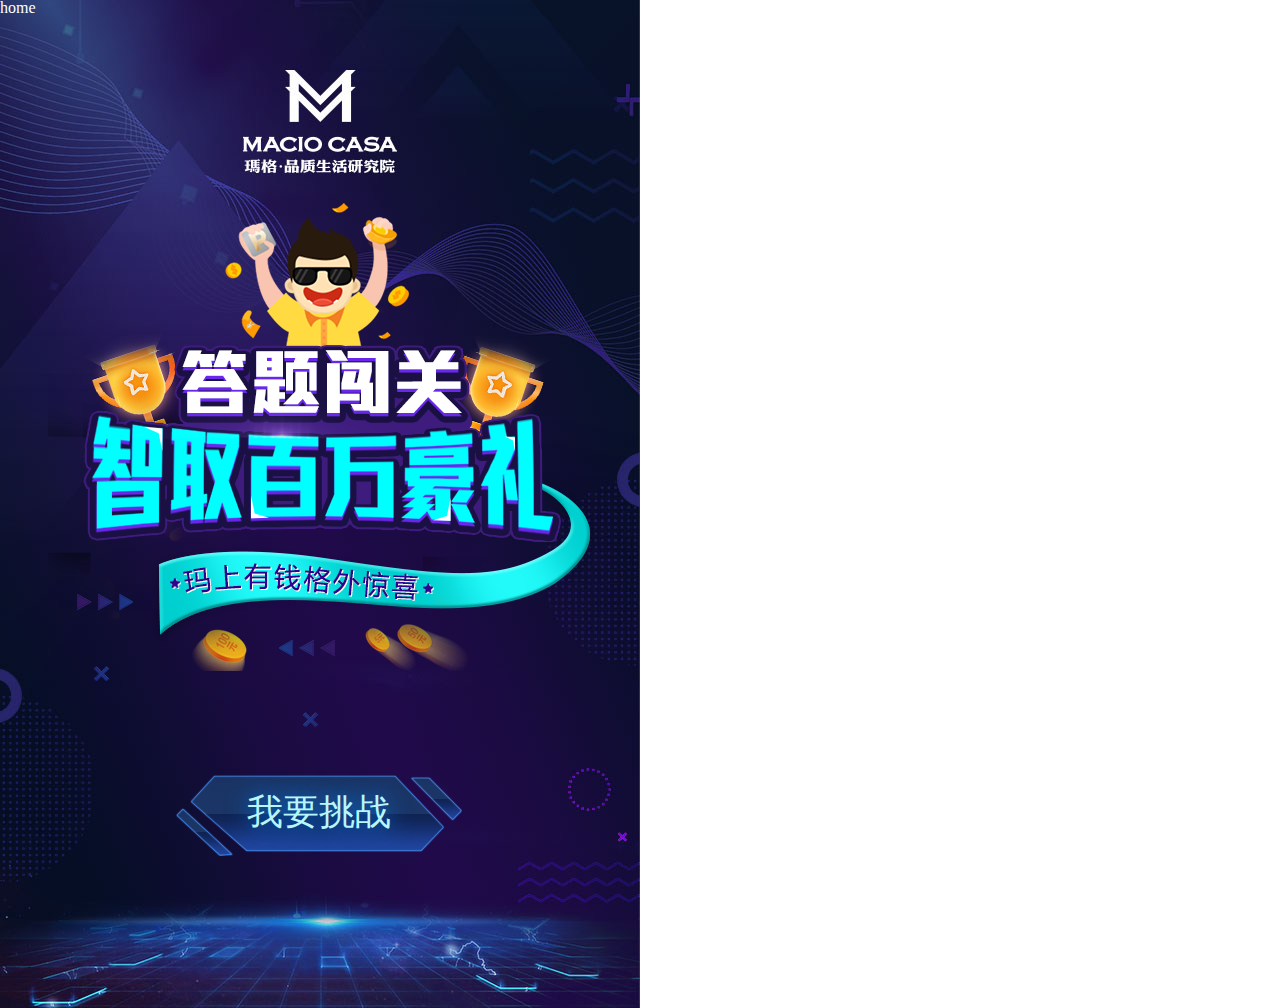
<file: 20180307/index.html>
<!doctype html>
<html lang="en">
<head>
  <meta charset="UTF-8">
  <meta name="description" content="玛格315互动" />
  <meta name="keywords" content="玛格315,315,抽奖,代金券,玛格315互动,答题,家具,家居" />
  <meta name="author" content="maple" />
  <!--设置可见区域为640,不予许用户缩放-->
  <meta name="viewport" content="width=640,user-scalable=no">
  <!--<meta name="format-detection" content="telephone=no">-->
  <link rel="stylesheet" href="css/reset.css" />
  <link rel="stylesheet" href="css/animation.css" />
  <link rel="stylesheet/less" href="css/demo.less" />
  <script src="js/jquery.min.js"></script>
  <script src="js/fu.js"></script>
  <script src="js/less.js"></script>
  <title>“玛”上有钱，智取百万豪礼</title>
</head>
<body style="width:640px;height:1008px;color:#fff;">
<div style="width:640px;height:1008px;" id="demo">
  <!--<section id="load">-->
  <!--loading-->
  <!--</section>-->
  <section id="home" style="display: block;">
    <div class="arrowLeft"></div>
    <div class="arrowRight"></div>
    <div class="standard">
      <div class="text"></div>
    </div>
    <div id="igo">我要挑战</div>
    home
  </section>
  <!--规则-->
  <section id="rule" style="display: none;">
    <div class="ruleText">
    </div>
    <div id="go">Ready？Go！</div>
    <div class="curtain">
      <span id="num">
        <i id="countdown" class="num3"></i>
      </span>
    </div>
    rule
  </section>
  <!--答题-->
  <section id="answer" style="display: none";>
    <div class="test">
      <div id="ban">&nbsp;01</div>
    </div>
    <!--题目-->
    <div class="topic">
      <div class="topicText">板材家具，会变成“短命家居”吗？</div>
      <div class="select">
        <span class="sect">A、会</span>
        <span>B、不会</span>
      </div>
    </div>
    <!--按钮-->
    <div id="btn">下一题</div>
    <div class="noBg" style="display: none;">
      <div class="prompt">
        <div class="off1"></div>
        <div class="correct">
          <span class="big">A</span>
          <span class="small">&nbsp;:&nbsp;会</span>
        </div>
        <div class="text">最近几年国家发力淘汰落后产能，板材行业技术升级，让板材的质量和使用寿命都上一个全新的台阶。</div>
        <div class="btn">
          <span id="receive">领取代金券</span>
        </div>
      </div>
    </div>
    da
    <!--错误提示-->
  </section>
  <!--公布-->
  <section id="announced" style="display: none;">
    <br><br><br><br>
    announced
  </section>
  <!--留资-->
  <section id="retainFunds" style="display: none;">
    <br><br><br><br><br>
    retainFunds
  </section>
  <section id="end" style="display: none;">
    <br><br><br><br><br><br>
    end
  </section>
</div>
</body>
<script type="text/javascript">
  var ua = navigator.userAgent.toLowerCase();
  var isWeixin = ua.indexOf('micromessenger') != -1;
  var isAndroid = ua.indexOf('android') != -1;
  var isIos = (ua.indexOf('iphone') != -1) || (ua.indexOf('ipad') != -1);
  if (!!isWeixin) {
    document.head.innerHTML = '<title>抱歉，出错了</title><meta charset="utf-8"><meta name="viewport" content="width=device-width, initial-scale=1, user-scalable=0"><link rel="stylesheet" type="text/css" href="https://res.wx.qq.com/open/libs/weui/0.4.1/weui.css">';
    document.body.innerHTML = '<div class="weui_msg"><div class="weui_icon_area"><i class="weui_icon_info weui_icon_msg"></i></div><div class="weui_text_area"><h4 class="weui_msg_title">请在微信客户端打开链接</h4></div></div>';
  }else {
    //如在微信中打开，就引入demo.js文件
    document.write("<script src='js/demo.js'><\/script>");
  }
</script>
</html>
</file>
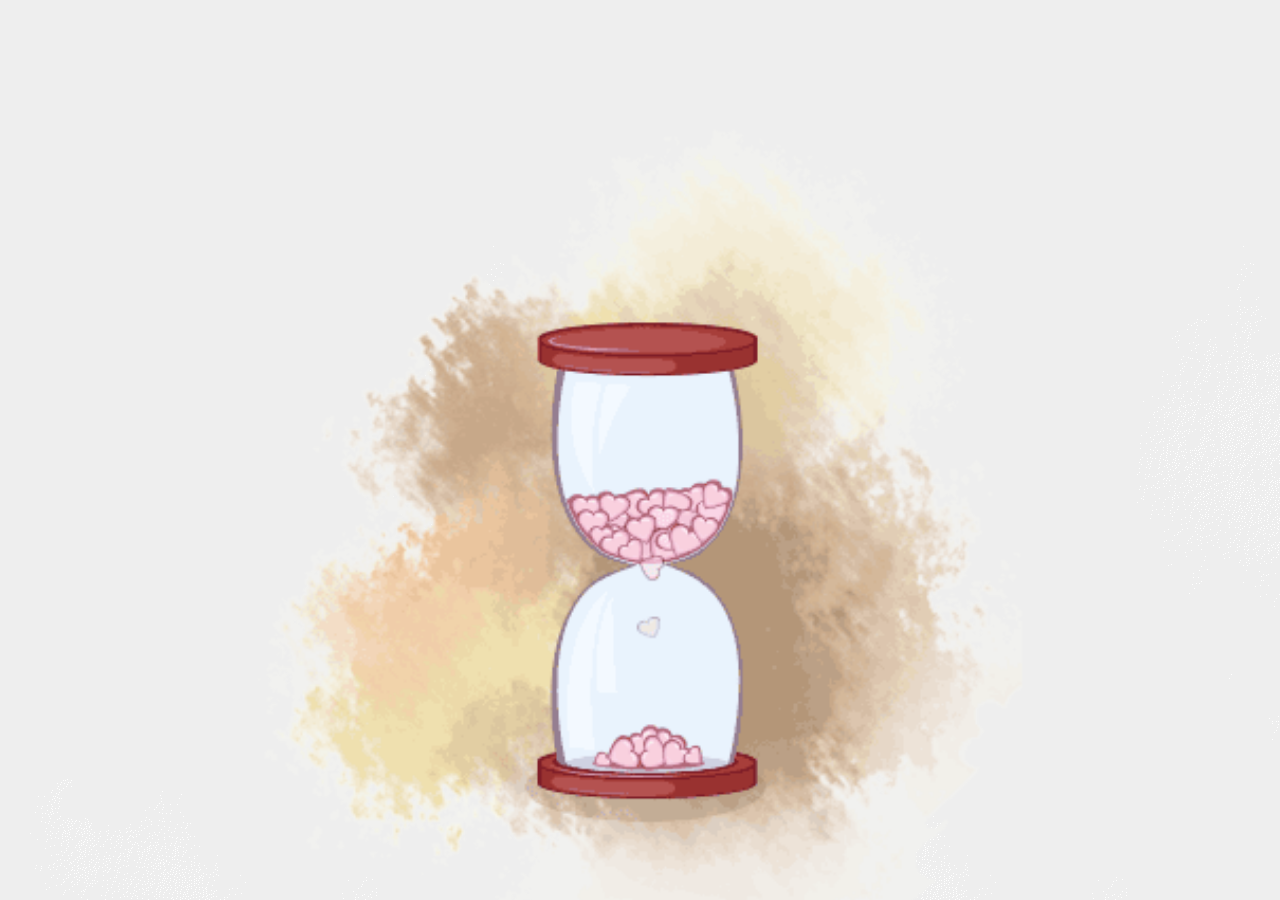
<file: demos/index.html>
<!doctype html>
<html lang="en">
<head>
  <meta charset="UTF-8">
  <meta name="viewport" content="width=device-width, initial-scale=1, maximum-scale=1, user-scalable=no">
  <meta http-equiv="X-UA-Compatible" content="ie=edge">
  <link rel="stylesheet/less" href="css/demo.less"/>
  <script src="js/less.js" type="text/javascript"></script>
  <link rel="stylesheet" href="css/reset.css">
  <script src="js/demo.js" type="text/javascript"></script>
  <title>xx</title>
</head>
<body>
  <!--load-p1-->
  <section class="loading">
    <div class="load">
      <img src="images/p1/loading.gif" width="100%">
      <sapn class="loadNum">
        <i class="num" id="loads"></i>
      </sapn>
    </div>
  </section>
  <!--sec-p2-->
  <section class="sec1">
    <div class="top">
      <!--<img src="./images/p2/calendar.png" width="100%">-->
      <div class="accompany"></div>
      <div class="test"></div>
    </div>
    <div class="btnBox">
      <span class="btn_sec1"></span>
    </div>
  </section>
  <!--sec-p3-->
  <section class="sec2">
    <div class="top">
      <div class="text"></div>
      <div class="ipt">
        <span class="num">
          <input type="text" class="iptNum" />
        </span>
        <span class="day">
          <input type="text" class="iptDay" />
        </span>
      </div>
    </div>
    <div class="btnBox">
      <span class="btn_sec2"></span>
    </div>
  </section>
  <!--sec-p4-->
  <section class="sec3">
    <div class="top"></div>
    <div class="conter">
      <div class="con_top">
        <span id="text1"></span>
        <span id="text2"></span>
      </div>
      <div class="bottom">
        <div class="day" id="daysz">
        </div>
        <span id="days"></span>
      </div>

    </div>
    <div class="butn">
      <p class="exc"></p>
      <p class="dist"></p>
    </div>
  </section>
  <!--sec-p5-->
  <section class="sec4">
    <div class="top"></div>
    <div class="centent"></div>
    <div class="bottom">
      <p class="exc2"></p>
      <p class="dist2"></p>
    </div>
  </section>
  <!--op-p6-->
  <section class="op">
    <div class="top">
      <div class="heads"></div>
      <div class="buttons1">
        <p class="title"></p>
        <span id="btn1"><i id='sele2'></i></span>
        <span id="btn2"></span>
        <span id="btn3"></span>
      </div>
      <div class="buttons2">
        <p class="title"></p>
        <span id="btn4"><i id="sele"></i></span>
        <span id="btn5"></span>
        <span id="btn6"></span>
      </div>
    </div>
    <!--//下部-->
    <div class="bto">
      <div class="imgs">
        <i class="left_i"></i>
        <i class="right_i"></i>
      </div>
      <div class="etc" id="etc"></div>
    </div>
  </section>
  <!--show-p7-->
  <section class="show">
    <div class="top">
      <span class="nav" id="i1"></span>
      <span class="text" id="i2"></span>
      <span class="copy" id="i3">
        <i id="i5"></i>
      </span>
      <span class="sou" id="i4"></span>
    </div>
    <div class="centent"></div>
    <div class="imgs" id="imgii">
      <p id="imgz"></p>
    </div>
    <div class="bottom">
    	<span class="exc3"></span>
    	<span class="dist3"></span>
    </div>
  </section>
  <section class="p8" style='background:#ddd;'>
    <div> </div>
    <div id="reset"></div>
    <div style="font-size:16px;" id='tm'></div>
  </section>
</body>
  <script>
  var iy = 15;
  function tim() {
    var timer = setTimeout(function(){
      iy--;
      if(iy<0){
         document.getElementById('tm').innerHTML = '马上就好了...';
      }else{
        document.getElementById('tm').innerHTML = '加载中...大概还剩'+iy+'秒';
      }
      timer = null;
      clearTimeout(timer);
      tim();
    },1000,false);
  }
  tim();
</script>
</html>
</file>
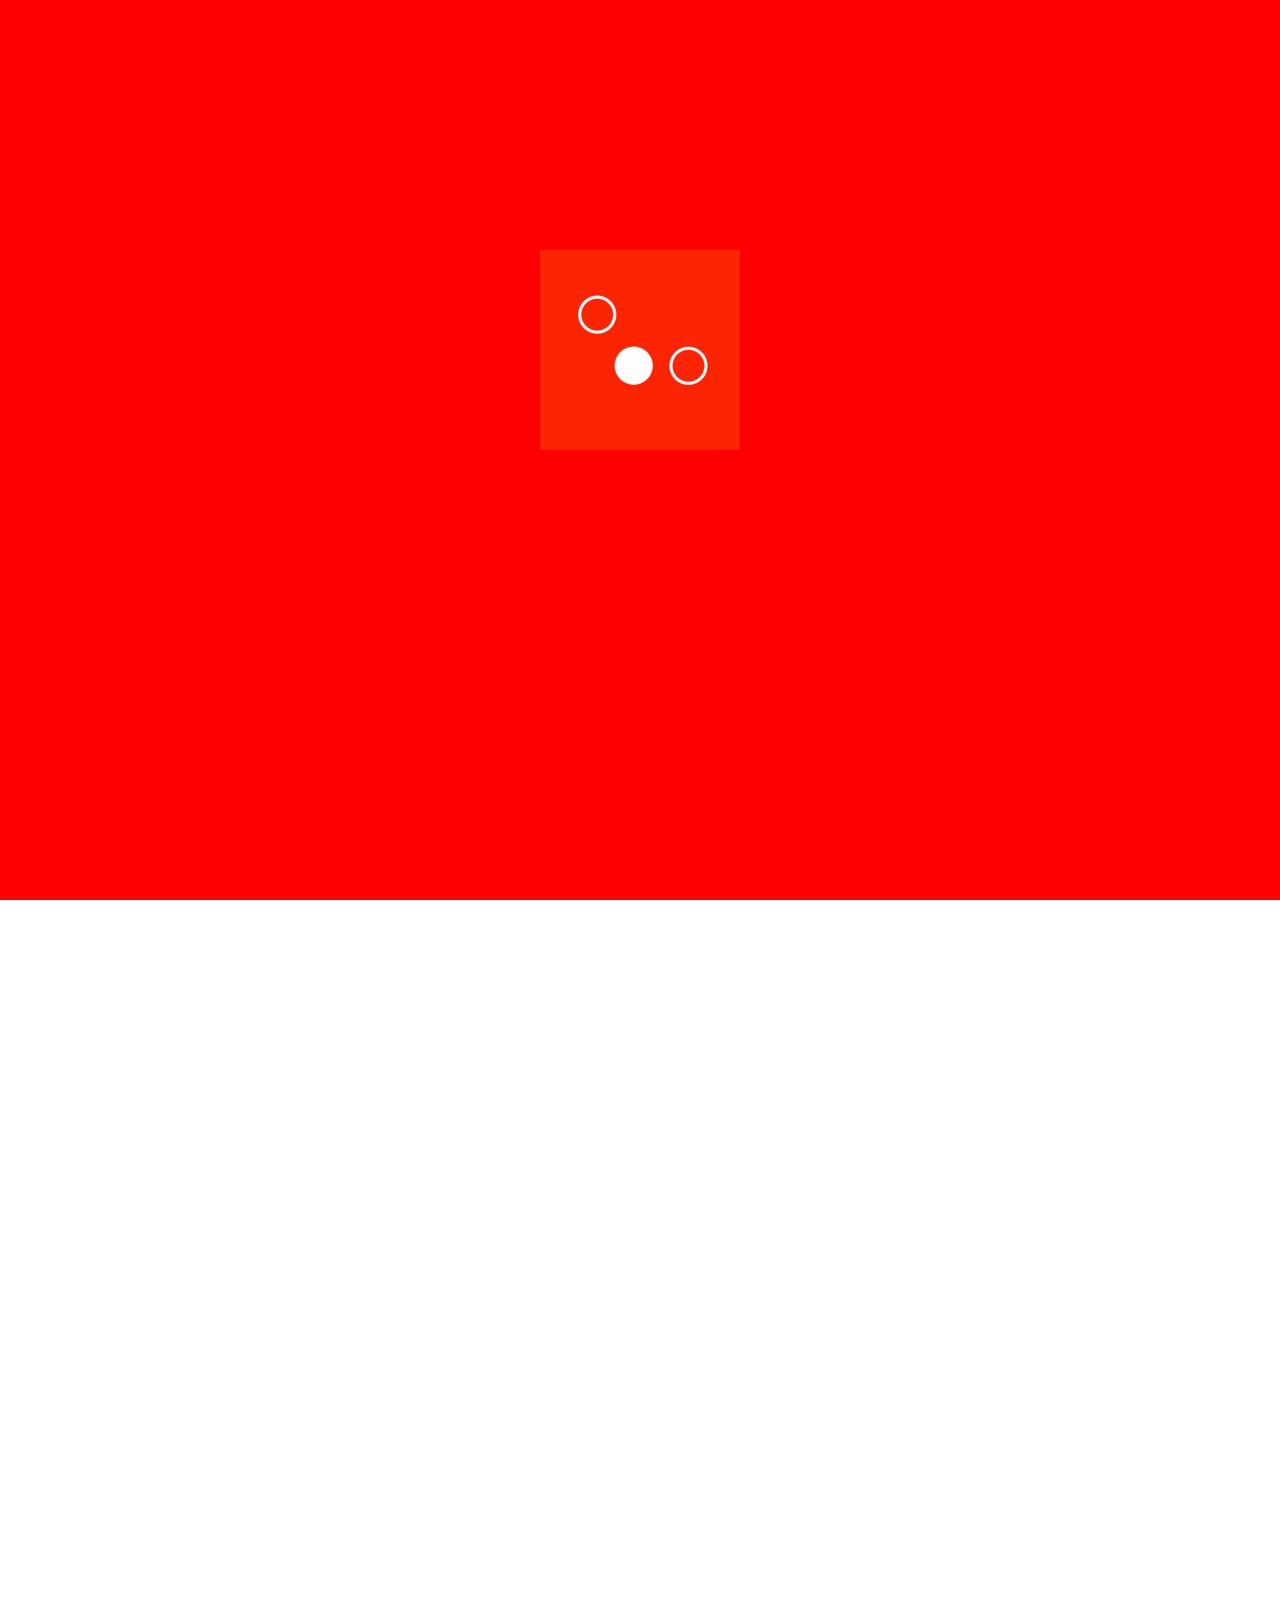
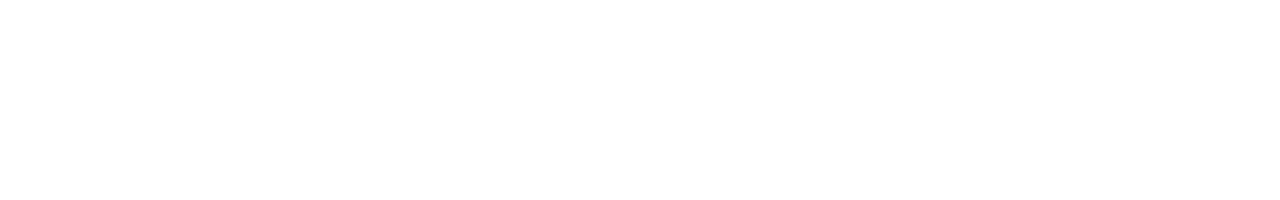
<file: guoxiang/index.html>
<!doctype html>
<html lang="zh-cn">
<head>
  <meta charset="UTF-8">
  <meta name="viewport" content="width=640,user-scalable=no,target-densitydpi=320">
  <meta name="format-detection" content="telephone=no">
  <link rel="stylesheet" href="less/draw.css" />
  <link rel="stylesheet" href="less/reset.css" />
  <link rel="stylesheet/less" href="less/demo.less" />
  <script src="js/jquery.min.js"></script>
  <script src="js/demo.js"></script>
  <script src="js/less.js"></script>
  <title>仿</title>
  <style>html,body {width:100%;height:100%;overflow:hidden;}</style>
</head>
<body>
  <!--loading-->
  <section class="loading">
    <div>
      <img src="images/loading.gif" alt="loading" />
    </div>
  </section>
  <!--intro-->
  <section class="intro">
    <div class="text1"><p></p></div>
    <div class="text2"><p></p></div>
    <div class="btn1"><p id="btn1"></p></div>
  </section>
  <!--wrap-->
  <section id="wrap">
    <div id="p1">
      <div class="wp1Text1"><p></p></div>
      <div class="wp1Text2"><p></p></div>
      <div class="wp1Text3"><p></p></div>
    </div>
    <div id="p2">
      <div class="wp2T1"></div>
      <div class="wp2T2"></div>
      <div class="wp2T3"></div>
      <div class="wp2T4"></div>
      <div class="wp2T5"></div>
      <div class="wp2T6"></div>
      <div class="wp2T7"><p></p></div>
      <div class="wp2T8"><p></p></div>
    </div>
    <div id="p3">
      <div class="wp3T1"></div>
      <div class="wp3T2"></div>
      <div class="wp3T3"></div>
      <div class="wp3T4"></div>
      <div class="wp3T5"></div>
      <div class="wp3T6"></div>
      <div class="wp3T7"><p></p></div>
      <div class="wp3T8"><p></p></div>
    </div>
    <div id="p4">
      <div class="wp4T1"></div>
      <div class="wp4T2"></div>
      <div class="wp4T3"></div>
      <div class="wp4T4"></div>
      <div class="wp4T5"></div>
      <div class="wp4T6"></div>
      <div class="wp4T7"><p></p></div>
      <div class="wp4T8"><p></p></div>
    </div>
    <div id="p5">
      <div class="wp5T1"></div>
      <div class="wp5T2"></div>
      <div class="wp5T3"></div>
      <div class="wp5T4"></div>
      <div class="wp5T5"></div>
      <div class="wp5T6"></div>
      <div class="wp5T7"><p></p></div>
      <div class="wp5T8"><p></p></div>
    </div>
    <div id="p6">
      <div class="wp6T1"></div>
      <div class="wp6T2"></div>
      <div class="wp6T3"></div>
      <div class="wp6T4"></div>
      <div class="wp6T5"></div>
      <div class="wp6T6"></div>
      <div class="wp6T7"><p></p></div>
      <div class="wp6T8"><p></p></div>
    </div>
    <div id="p8">
      <div class="text01"><p></p></div>
      <div class="text02"><p></p></div>
      <div class="text03"><p></p></div>
      <div class="text04"><p></p></div>
    </div>
  </section>
  <!--音乐和logo-->
  <div class="mbtn"></div>
  <div class="logo"></div>
  <div class="arrow"><p></p></div>
</body>
</html>
</file>
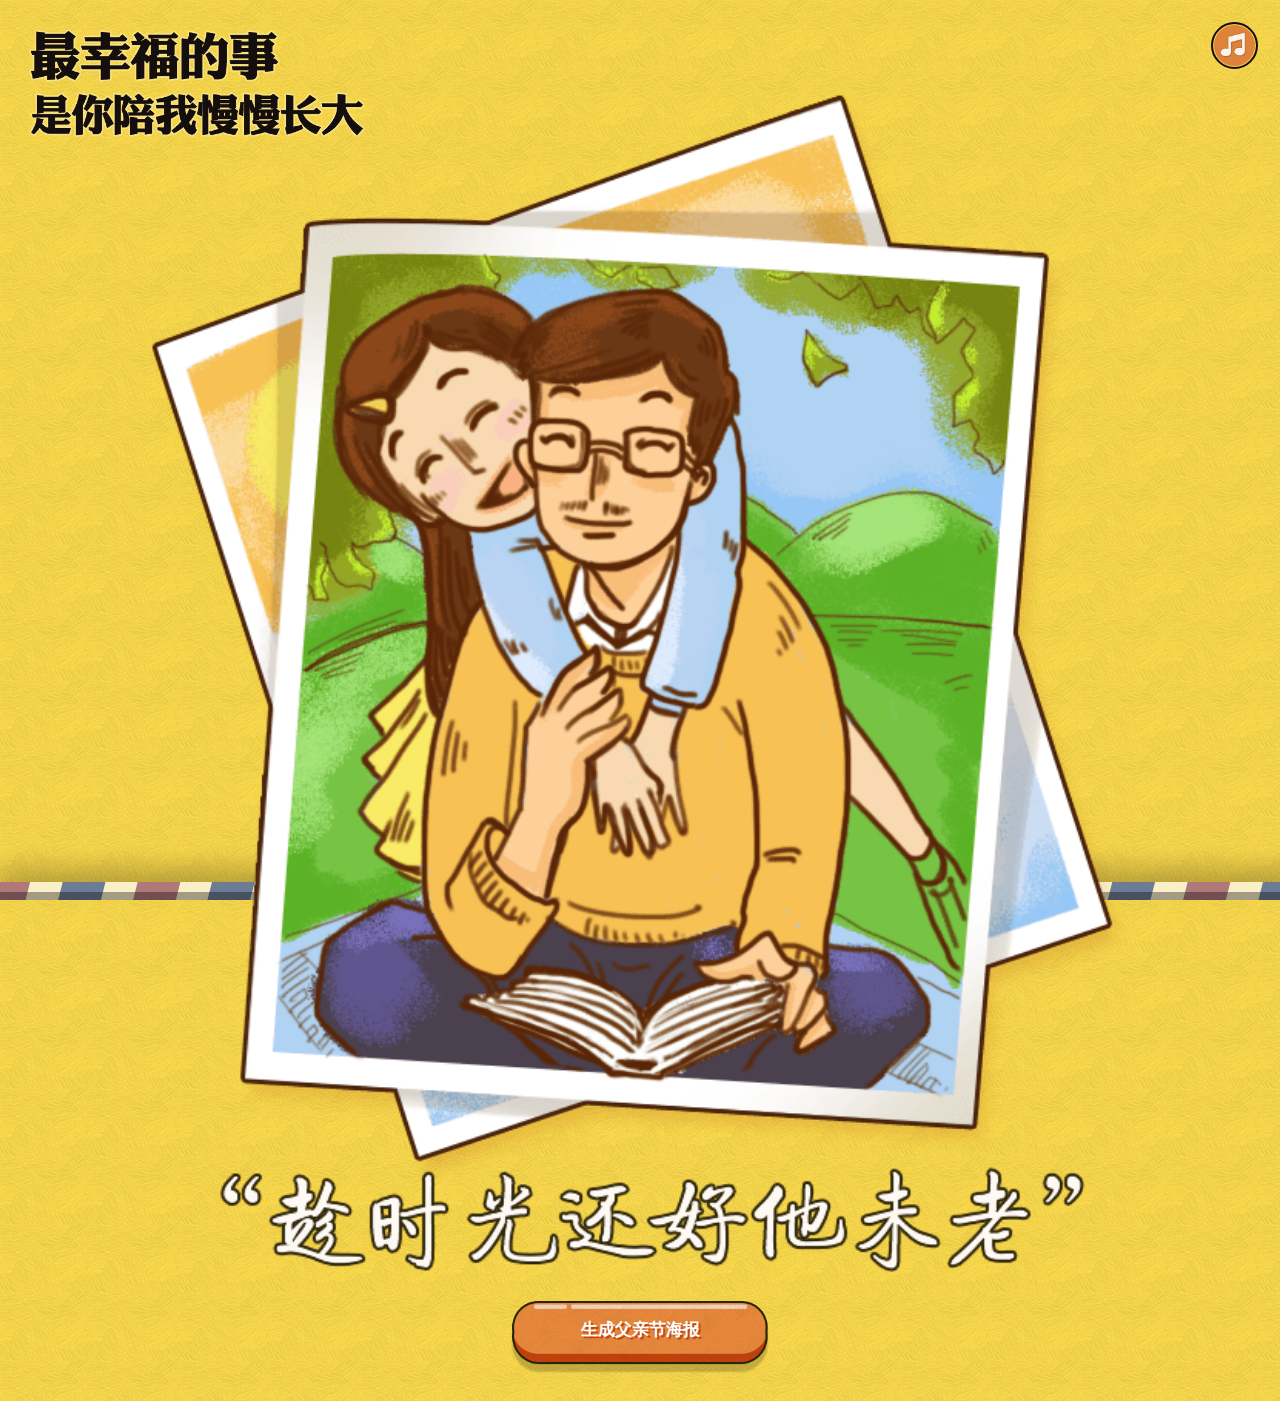
<file: test2/index.html>
<!DOCTYPE html>
<html lang="en">
<head>
    <meta charset="UTF-8">
    <meta name="format-detection" content="telephone=no"/>
    <title>父亲节海报</title>
    <script src="js/flexible.js"></script>
    <link rel="stylesheet" href="css/index.css"/>
</head>
<body>
    <!--音乐 Start-->
    <aside id="music" class="music-pulse">
        <audio id="audio" src="music.mp3" type="audio/mpeg"></audio>
    </aside>
    <!--音乐 End-->
    <!--加载效果 Start-->
    <div class="ui-loading-wrap" id="loading">
        <i class="ui-loading"></i>
        <p>加载中...</p>
    </div>
    <!--加载效果 End-->
    <!--第一屏 Start-->
    <section class="section" id="first" style="display:none">
        <img src="img/blank.gif" data-src="img/slogan.png" class="slogan"/>
        <img src="img/blank.gif" data-src="img/father.png" class=" father-img"/>

        <button type="button" id="btnGenerate" class="btn-large-x" data-track="生成父亲节海报">
            <input id="upload" name="upload" type="file" capture="camera" accept="image/*" onfocus="this.blur()"/>
            生成父亲节海报
        </button>
    </section>
    <!--第一屏 End-->
    <!--第二屏 Start-->
    <section class="section section-top" style="display:none" id="second">
        <h6 class="h6">拖拽进行照片编辑</h6>
        <div class="frame" id="frame">
            <img src="img/blank.gif" data-src="img/word.png" class="word" id="word"/>
            <img src="img/blank.gif" id="frameImg" class="frame-img"/>
        </div>
        <div class="ui-justify">
            <button type="button" id="btnConfirm" class="btn-middle" data-track="确认">确认</button>
            <button type="button" id="btnRotate" class="btn-middle">旋转</button>
            <button type="button" id="btnCancel" class="btn-middle" data-track="取消">取消</button>
        </div>
    </section>
    <!--第二屏 End-->
    <!--第三屏 Start-->
    <section class="section section-top2" style="display: none" id="third">
        <div class="frame">
            <img src="img/blank.gif" class="db-img" id="compose"/>
        </div>
        <div class="ui-justify">
            <button type="button" id="btnShare" class="btn-large" data-track="分享现在">
                <h1>分享现在</h1>
                <h2>朋友圈晒海报</h2>
            </button>
            <button type="button" id="btnBack" class="btn-large">
                <h1>回到过去</h1>
                <h2>重新上传照片</h2>
            </button>
        </div>
    </section>
    <!--第三屏 End-->
    <!--底部花纹 Start-->
    <footer class="footer">
    </footer>
    <!--底部花纹 End-->
    <!--弹出框 Start-->
    <aside class="dialog" style="display: none" id="dialog">
        <p>长按海报即可将图片保存至手机</p>
        <button type="button" class="btn-large-x">我知道了</button>
    </aside>
    <!--弹出框 End-->
    <script src="build/js/touch.js"></script>
    <script src="build/js/hidpi-canvas.js"></script>
    <script src="build/js/index.bundle.js"></script>
</body>
</html>
</file>
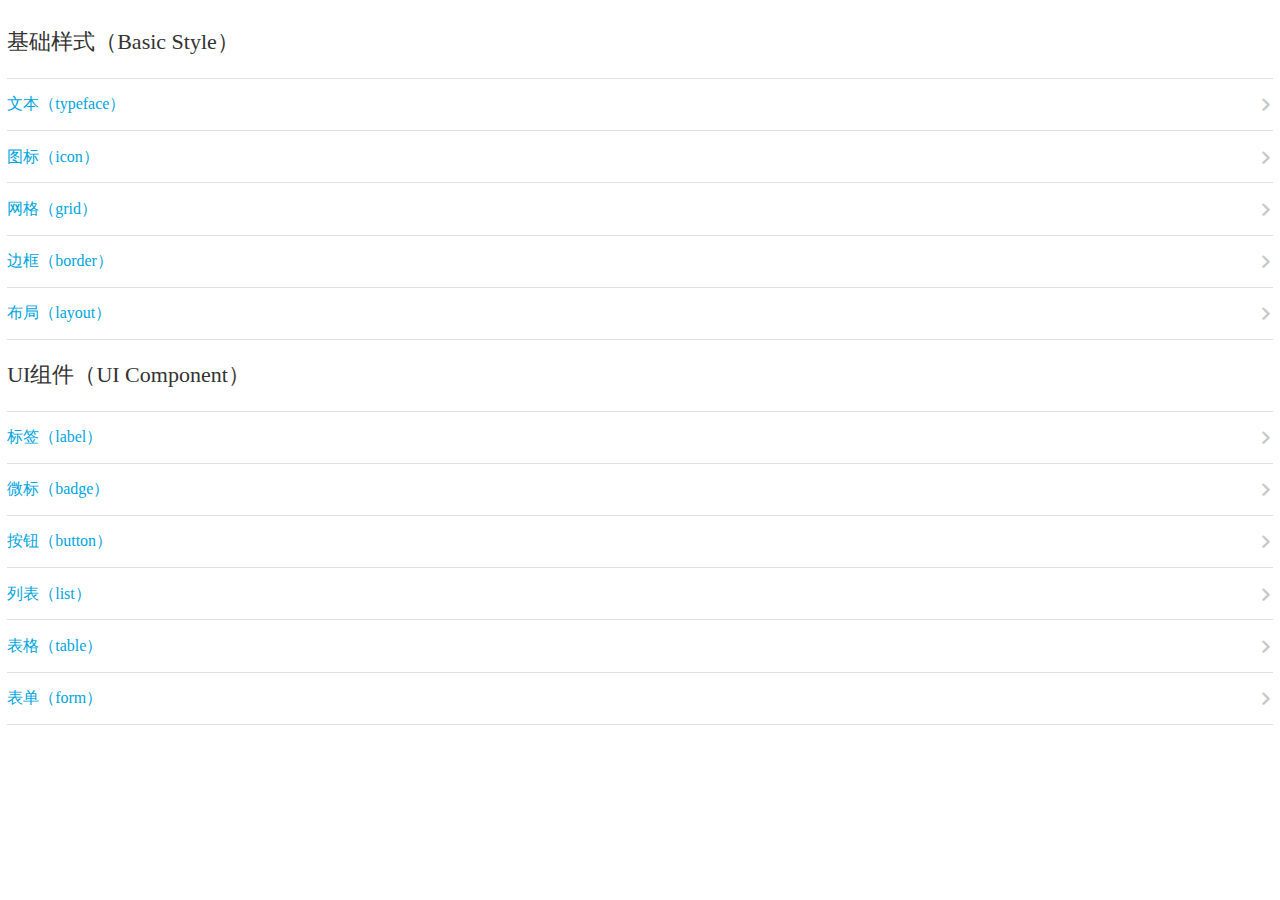
<file: test2/ui/index.html>
<!DOCTYPE html>
<html lang="en">
<head>
    <meta charset="UTF-8">
    <script src="js/core/flexible.js"></script>
    <title>控制面板</title>
    <link href="css/all.css" rel="stylesheet"/>
    <link href="css/demo.css" rel="stylesheet"/>
</head>
<body>
    <h1 class="demo-margin">基础样式（Basic Style）</h1>
    <ul class="ui-list ui-list-link ui-border-tb">
        <li>
            <a href="typeface.html" class="ui-col-1 demo-display-block"><h4>文本（typeface）</h4></a>
        </li>
        <li class="ui-border-t">
            <a href="icon.html" class="ui-col-1 demo-display-block"><h4>图标（icon）</h4></a>
        </li>
        <li class="ui-border-t">
            <a href="grid.html" class="ui-col-1 demo-display-block"><h4>网格（grid）</h4></a>
        </li>
        <li class="ui-border-t">
            <a href="border.html" class="ui-col-1 demo-display-block"><h4>边框（border）</h4></a>
        </li>
        <li class="ui-border-t">
            <a href="layout.html" class="ui-col-1 demo-display-block"><h4>布局（layout）</h4></a>
        </li>
    </ul>
    <h1 class="demo-margin">UI组件（UI Component）</h1>
    <ul class="ui-list ui-list-link ui-border-tb">
        <li>
            <a href="label.html" class="ui-col-1 demo-display-block"><h4>标签（label）</h4></a>
        </li>
        <li class="ui-border-t">
            <a href="badge.html" class="ui-col-1 demo-display-block"><h4>微标（badge）</h4></a>
        </li>
        <li class="ui-border-t">
            <a href="button.html" class="ui-col-1 demo-display-block"><h4>按钮（button）</h4></a>
        </li>
        <li class="ui-border-t">
            <a href="list.html" class="ui-col-1 demo-display-block"><h4>列表（list）</h4></a>
        </li>
        <li class="ui-border-t">
            <a href="table.html" class="ui-col-1 demo-display-block"><h4>表格（table）</h4></a>
        </li>
        <li class="ui-border-t">
            <a href="form.html" class="ui-col-1 demo-display-block"><h4>表单（form）</h4></a>
        </li>
    </ul>
</body>
</html>
</file>
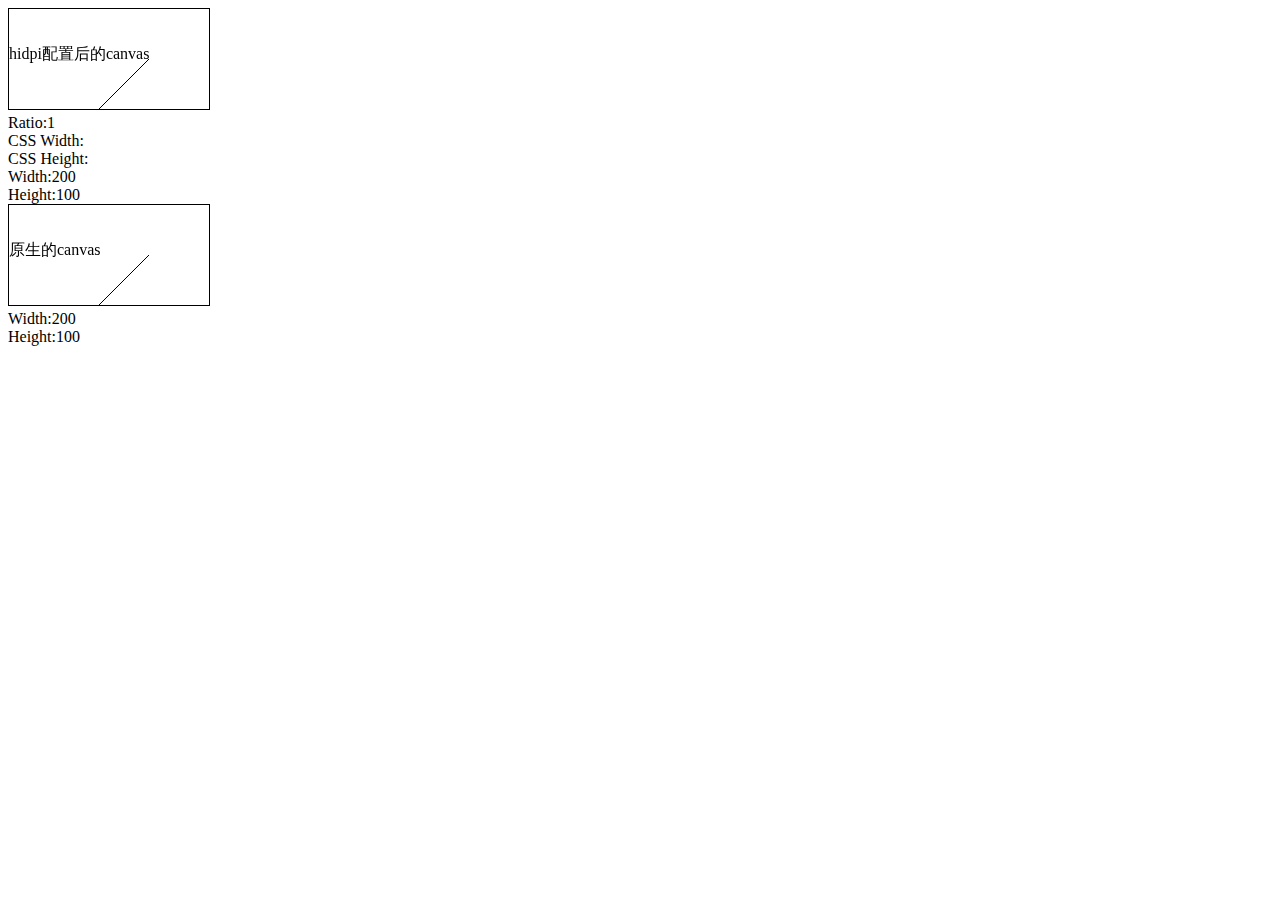
<file: test2/hidpi.html>
<!DOCTYPE html>
<html lang="en">
<head>
    <meta charset="UTF-8">
    <title>hidpi-canvas插件展示</title>
    <meta name="viewport" content="initial-scale=1, maximum-scale=1, minimum-scale=1, user-scalable=no">
</head>
<body>
    <canvas id="demo" width="200" height="100" style="border:1px solid #000"></canvas>
    <div id="container"></div>
    <canvas id="demo2" width="200" height="100" style="border:1px solid #000"></canvas>
    <div id="container2"></div>
    <script>
        var canvas2 = document.getElementById('demo2');
        var ctx2 = canvas2.getContext('2d');
        var container2 = document.getElementById('container2');
        ctx2.font = "16px serif";
        ctx2.fillStyle = '#000';
        ctx2.fillText('原生的canvas', 0, 50);
        ctx2.beginPath();ctx2.moveTo(50,140);ctx2.lineTo(140,50);ctx2.stroke();
        ctx2.save();

        container2.innerHTML += 'Width:'+canvas2.width+'<br/>';
        container2.innerHTML += 'Height:'+canvas2.height+'<br/>';
    </script>

    <script src="build/js/hidpi-canvas.js"></script>
    <script>
        var canvas = document.getElementById('demo');
        var ctx = canvas.getContext('2d');
        var backingStore = ctx.backingStorePixelRatio ||
                ctx.webkitBackingStorePixelRatio ||
                ctx.mozBackingStorePixelRatio ||
                ctx.msBackingStorePixelRatio ||
                ctx.oBackingStorePixelRatio ||
                ctx.backingStorePixelRatio || 1;

        var ratio = (window.devicePixelRatio || 1) / backingStore;

        var container = document.getElementById('container');
        ctx.font = "16px serif";
        ctx.fillStyle = '#000';
        ctx.fillText('hidpi配置后的canvas', 0, 50);
        ctx.beginPath();ctx.moveTo(50,140);ctx.lineTo(140,50);ctx.stroke();
        ctx.save();

        container.innerHTML += 'Ratio:'+ratio+'<br/>';//页面像素比与Canvas缓冲区像素比
        container.innerHTML += 'CSS Width:'+canvas.style.width+'<br/>';
        container.innerHTML += 'CSS Height:'+canvas.style.height+'<br/>';
        container.innerHTML += 'Width:'+canvas.width+'<br/>';//会被放大
        container.innerHTML += 'Height:'+canvas.height+'<br/>';//会被放大
    </script>
</body>
</html>
</file>
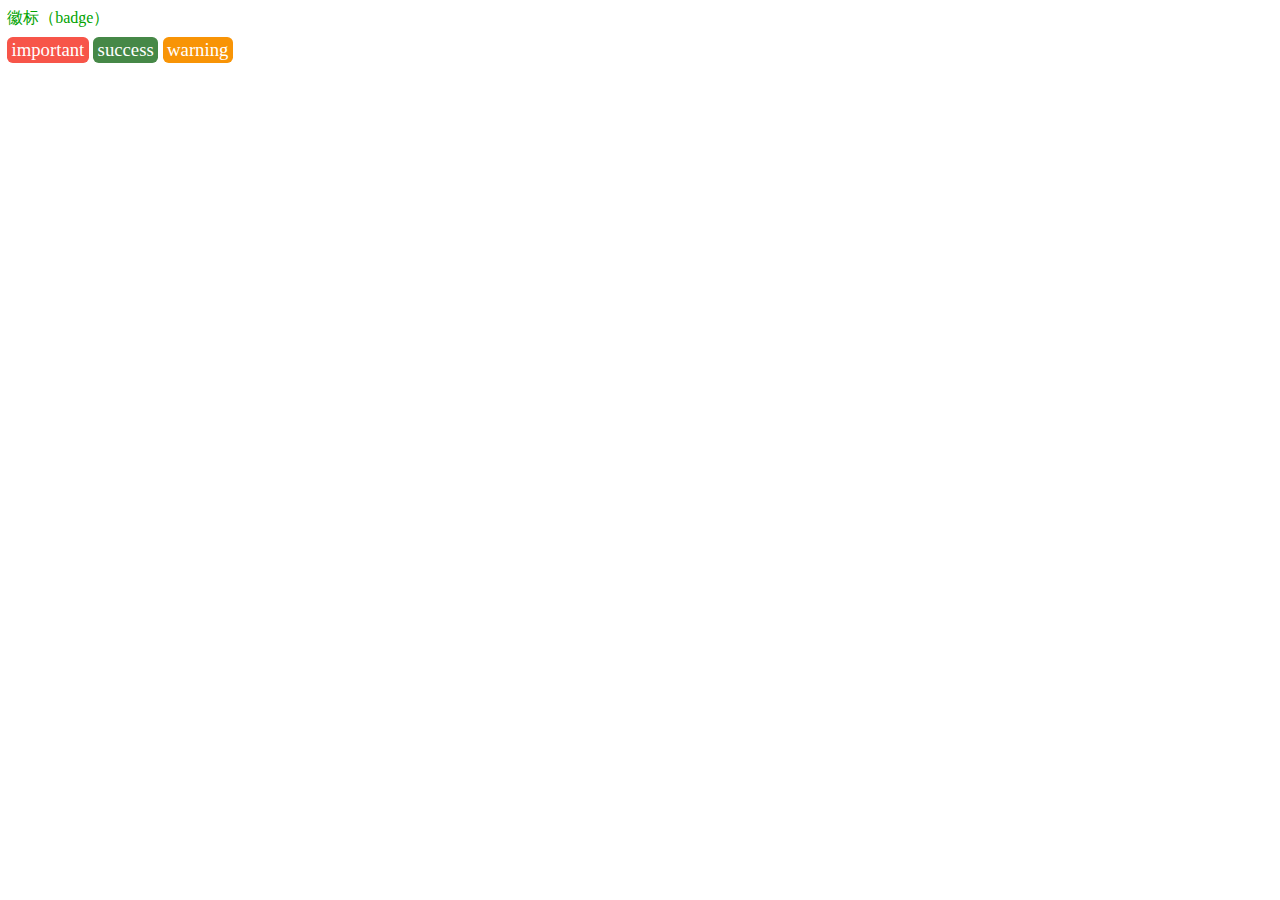
<file: test2/ui/badge.html>
<!DOCTYPE html>
<html lang="en">
<head>
    <meta charset="UTF-8">
    <script src="js/core/flexible.js"></script>
    <title>badge</title>
    <link href="css/all.css" rel="stylesheet"/>
    <link href="css/demo.css" rel="stylesheet"/>
</head>
<body>
    <section class="demo-block">
        <h4 class="demo-title">徽标（badge）</h4>
        <div class="ui-badge-important">important</div>
        <div class="ui-badge-success">success</div>
        <div class="ui-badge-warning">warning</div>
        <!--
        <div class="ui-badge-wrap" style="width: 200px;line-height: 100px;">带白边红点<div class="ui-badge-corner">new</div></div>
        <div class="ui-badge-wrap" style="width: 200px;line-height: 100px;">数字红点<div class="ui-badge-corner-num">123</div></div>-->
    </section>
</body>
</html>
</file>
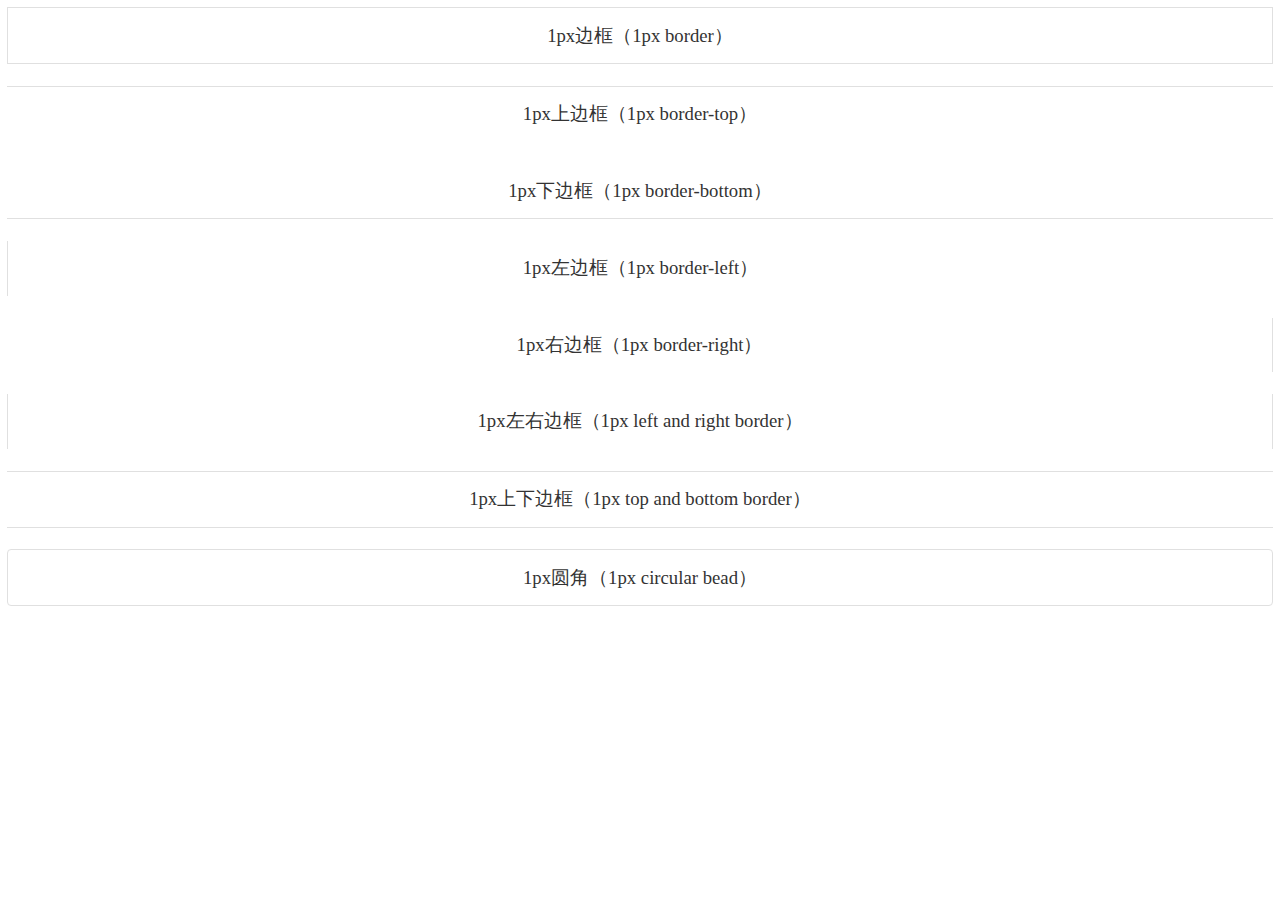
<file: test2/ui/border.html>
<!DOCTYPE html>
<html lang="en">
<head>
    <meta charset="UTF-8">
    <script src="js/core/flexible.js"></script>
    <title>border</title>
    <link href="css/all.css" rel="stylesheet"/>
    <link href="css/demo.css" rel="stylesheet"/>
</head>
<body>
    <section class="demo-block">
        <div class="ui-border ui-border-block">1px边框（1px border）</div>
    </section>
    <section class="demo-block">
        <div class="ui-border-t ui-border-block">1px上边框（1px border-top）</div>
    </section>
    <section class="demo-block">
        <div class="ui-border-b ui-border-block">1px下边框（1px border-bottom）</div>
    </section>
    <section class="demo-block">
        <div class="ui-border-l ui-border-block">1px左边框（1px border-left）</div>
    </section>
    <section class="demo-block">
        <div class="ui-border-r ui-border-block">1px右边框（1px border-right）</div>
    </section>
    <section class="demo-block">
        <div class="ui-border-lr ui-border-block">1px左右边框（1px left and right border）</div>
    </section>
    <section class="demo-block">
        <div class="ui-border-tb ui-border-block">1px上下边框（1px top and bottom border）</div>
    </section>
    <section class="demo-block">
        <div class="ui-border-radius ui-border-block">1px圆角（1px circular bead）</div>
    </section>
</body>
</html>
</file>
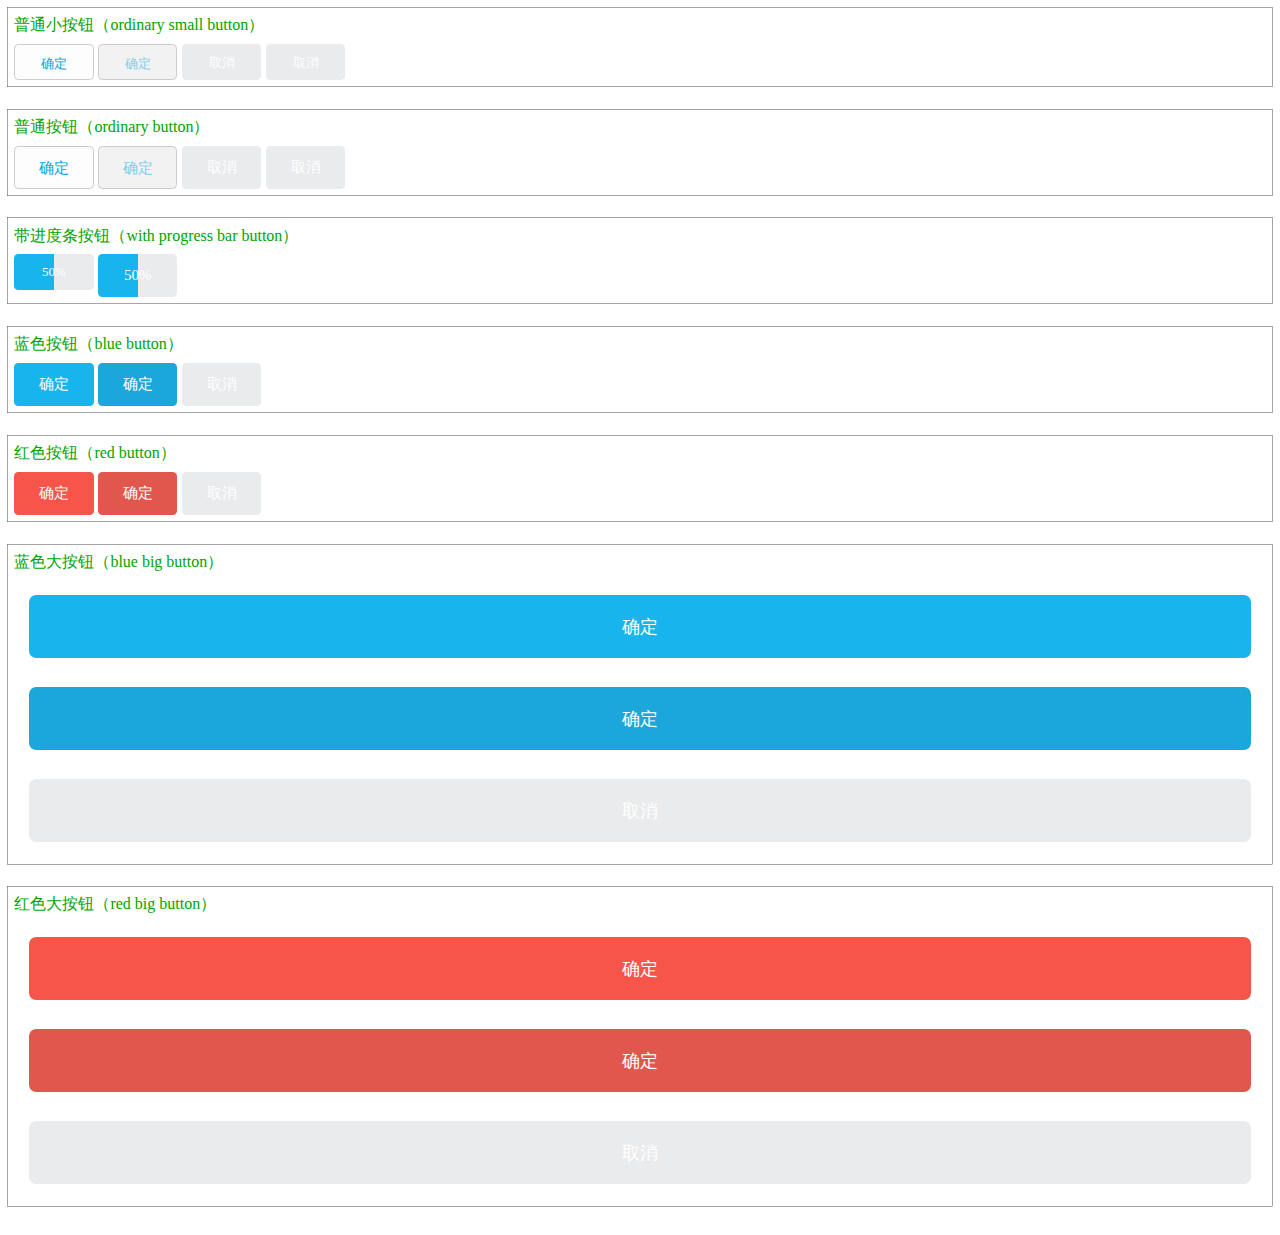
<file: test2/ui/button.html>
<!DOCTYPE html>
<html lang="en">
<head>
    <meta charset="UTF-8">
    <script src="js/core/flexible.js"></script>
    <title>button</title>
    <link href="css/all.css" rel="stylesheet"/>
    <link href="css/demo.css" rel="stylesheet"/>
</head>
<body>
    <section class="demo-container">
        <h4 class="demo-title">普通小按钮（ordinary small button）</h4>
        <div>
            <button class="ui-btn-sm">确定</button>
            <button class="ui-btn-sm active">确定</button>
            <button class="ui-btn-sm disabled">取消</button>
            <button class="ui-btn-sm" disabled>取消</button>
        </div>
    </section>
    <section class="demo-container">
        <h4 class="demo-title">普通按钮（ordinary button）</h4>
        <div>
            <button class="ui-btn">确定</button>
            <button class="ui-btn active">确定</button>
            <button class="ui-btn disabled">取消</button>
            <button class="ui-btn" disabled="">取消</button>
        </div>
    </section>
    <section class="demo-container">
        <h4 class="demo-title">带进度条按钮（with progress bar button）</h4>
        <div>
            <button class="ui-btn-sm ui-btn-progress disabled"><span>50%</span><span class="ui-btn-inner" style="width:50%"><span>50%</span></span></button>
            <button class="ui-btn ui-btn-progress disabled"><span>50%</span><span class="ui-btn-inner" style="width:50%"><span>50%</span></span></button>
        </div>
    </section>
    <section class="demo-container">
        <h4 class="demo-title">蓝色按钮（blue button）</h4>
        <div>
            <button class="ui-btn ui-btn-primary">确定</button>
            <button class="ui-btn ui-btn-primary active">确定</button>
            <button class="ui-btn ui-btn-primary disabled">取消</button>
        </div>
    </section>
    <section class="demo-container">
        <h4 class="demo-title">红色按钮（red button）</h4>
        <div>
            <button class="ui-btn ui-btn-danger">确定</button>
            <button class="ui-btn ui-btn-danger active">确定</button>
            <button class="ui-btn ui-btn-danger disabled">取消</button>
        </div>
    </section>
    <section class="demo-container">
        <h4 class="demo-title">蓝色大按钮（blue big button）</h4>
        <div class="ui-whitespace-lg">
            <button class="ui-btn-lg ui-btn-primary">确定</button>
        </div>
        <div class="ui-whitespace-lg">
            <button class="ui-btn-lg ui-btn-primary active">确定</button>
        </div>
        <div class="ui-whitespace-lg">
            <button class="ui-btn-lg ui-btn-primary disabled">取消</button>
        </div>
    </section>
    <section class="demo-container">
        <h4 class="demo-title">红色大按钮（red big button）</h4>
        <div class="ui-whitespace-lg">
            <button class="ui-btn-lg ui-btn-danger">确定</button>
        </div>
        <div class="ui-whitespace-lg">
            <button class="ui-btn-lg ui-btn-danger active">确定</button>
        </div>
        <div class="ui-whitespace-lg">
            <button class="ui-btn-lg ui-btn-danger disabled">取消</button>
        </div>
    </section>
</body>
</html>
</file>
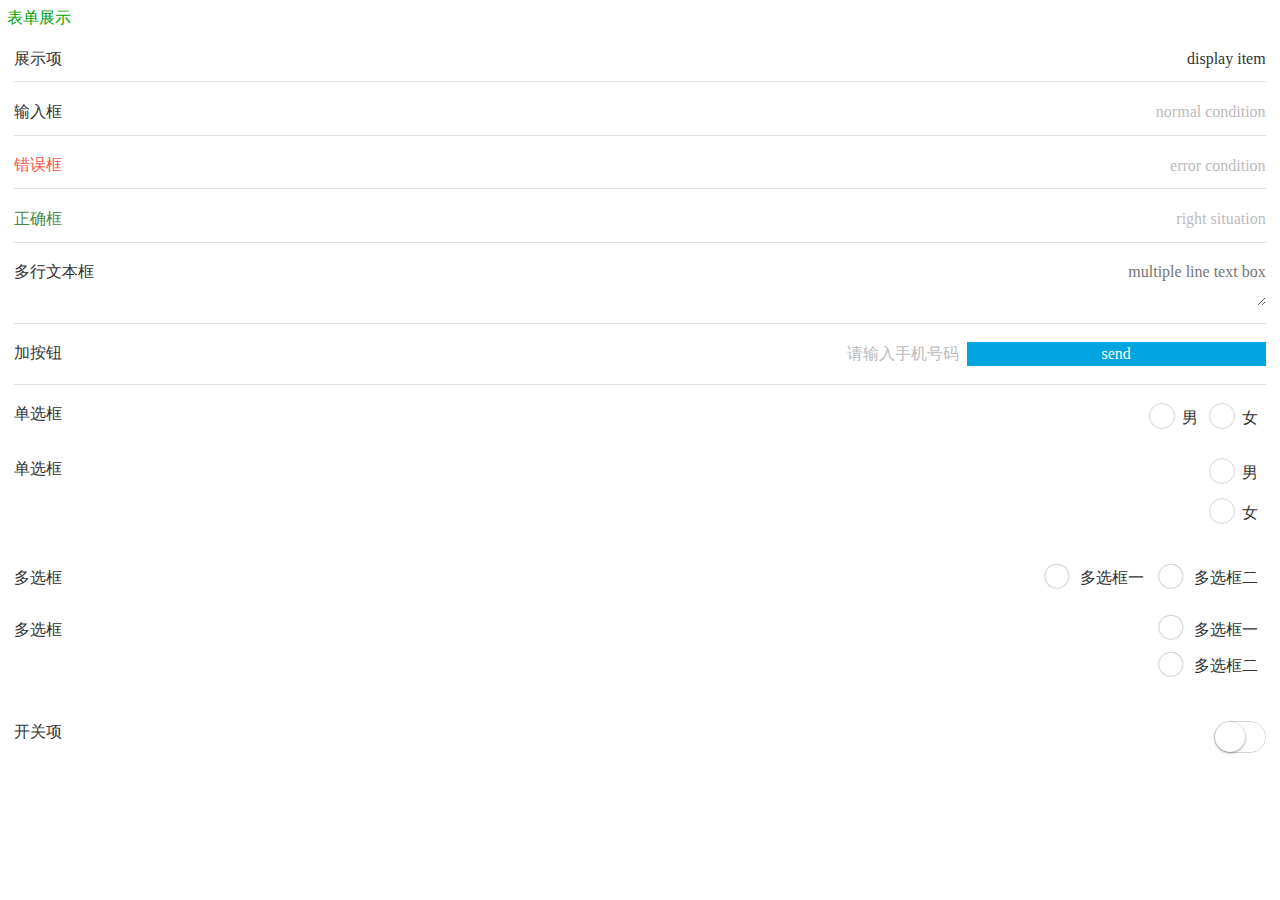
<file: test2/ui/form.html>
<!DOCTYPE html>
<html lang="en">
<head>
    <meta charset="UTF-8">
    <script src="js/core/flexible.js"></script>
    <title>form</title>
    <link href="css/all.css" rel="stylesheet"/>
    <link href="css/demo.css" rel="stylesheet"/>
</head>
<body>
    <section class="demo-block">
        <h4 class="demo-title">表单展示</h4>
        <form action="#" class="ui-form">
            <ul class="ui-whitespace-sm-lr">
                <li class="ui-flex ui-form-item ui-border-b">
                    <label>展示项</label>
                    <section class="ui-control ui-col-1">
                        <p class="tr">display item</p>
                    </section>
                </li>
                <li class="ui-flex ui-form-item ui-border-b ui-flex-column-center">
                    <label>输入框</label>
                    <section class="ui-control ui-col-1">
                        <input type="text" placeholder="normal condition" />
                    </section>
                </li>
                <li class="ui-flex ui-form-item ui-border-b ui-flex-column-center ui-form-error">
                    <label>错误框</label>
                    <section class="ui-control ui-col-1">
                        <input type="text" placeholder="error condition" />
                    </section>
                </li>
                <li class="ui-flex ui-form-item ui-border-b ui-flex-column-center ui-form-success">
                    <label>正确框</label>
                    <section class="ui-control ui-col-1">
                        <input type="text" placeholder="right situation" />
                    </section>
                </li>
                <li class="ui-flex ui-form-item ui-border-b">
                    <label>多行文本框</label>
                    <section class="ui-control ui-col-1">
                        <textarea placeholder="multiple line text box" rows="2" cols="10" class="tr"></textarea>
                    </section>
                </li>
                <li class="ui-flex ui-form-item ui-form-item-btn ui-border-b">
                    <label>加按钮</label>
                    <section class="ui-control ui-col-1 ui-flex ui-flex-row-between">
                        <input type="text" placeholder="请输入手机号码" />
                        <button type="button" class="ui-width-8">send</button>
                    </section>
                </li>
                <li class="ui-flex ui-form-item">
                    <label>单选框</label>
                    <section class="ui-control ui-col-1 tr">
                        <label class="ui-radio">
                            <input type="radio" name="radio1"><span>男</span>
                        </label>
                        <label class="ui-radio">
                            <input type="radio" name="radio1"><span>女</span>
                        </label>
                    </section>
                </li>
                <li class="ui-flex ui-form-item">
                    <label>单选框</label>
                    <section class="ui-control ui-col-1 tr">
                        <label class="ui-radio ui-radio-row">
                            <input type="radio" name="radio2"><span>男</span>
                        </label>
                        <label class="ui-radio ui-radio-row">
                            <input type="radio" name="radio2"><span>女</span>
                        </label>
                    </section>
                </li>
                <li class="ui-flex ui-form-item">
                    <label>多选框</label>
                    <section class="ui-control ui-col-1 tr">
                        <label class="ui-checkbox">
                            <input type="checkbox" name="checkbox1"><span>多选框一</span>
                        </label>
                        <label class="ui-checkbox">
                            <input type="checkbox" name="checkbox1"><span>多选框二</span>
                        </label>
                    </section>
                </li>
                <li class="ui-flex ui-form-item">
                    <label>多选框</label>
                    <section class="ui-control ui-col-1 tr">
                        <label class="ui-checkbox ui-checkbox-row">
                            <input type="checkbox" name="checkbox2"><span>多选框一</span>
                        </label>
                        <label class="ui-checkbox ui-checkbox-row">
                            <input type="checkbox" name="checkbox2"><span>多选框二</span>
                        </label>
                    </section>
                </li>
                <li class="ui-flex ui-form-item">
                    <label>开关项</label>
                    <section class="ui-control ui-col-1 tr">
                        <label class="ui-switch">
                            <input type="checkbox"/>
                        </label>
                    </section>
                </li>
            </ul>
        </form>
    </section>
</body>
</html>
</file>
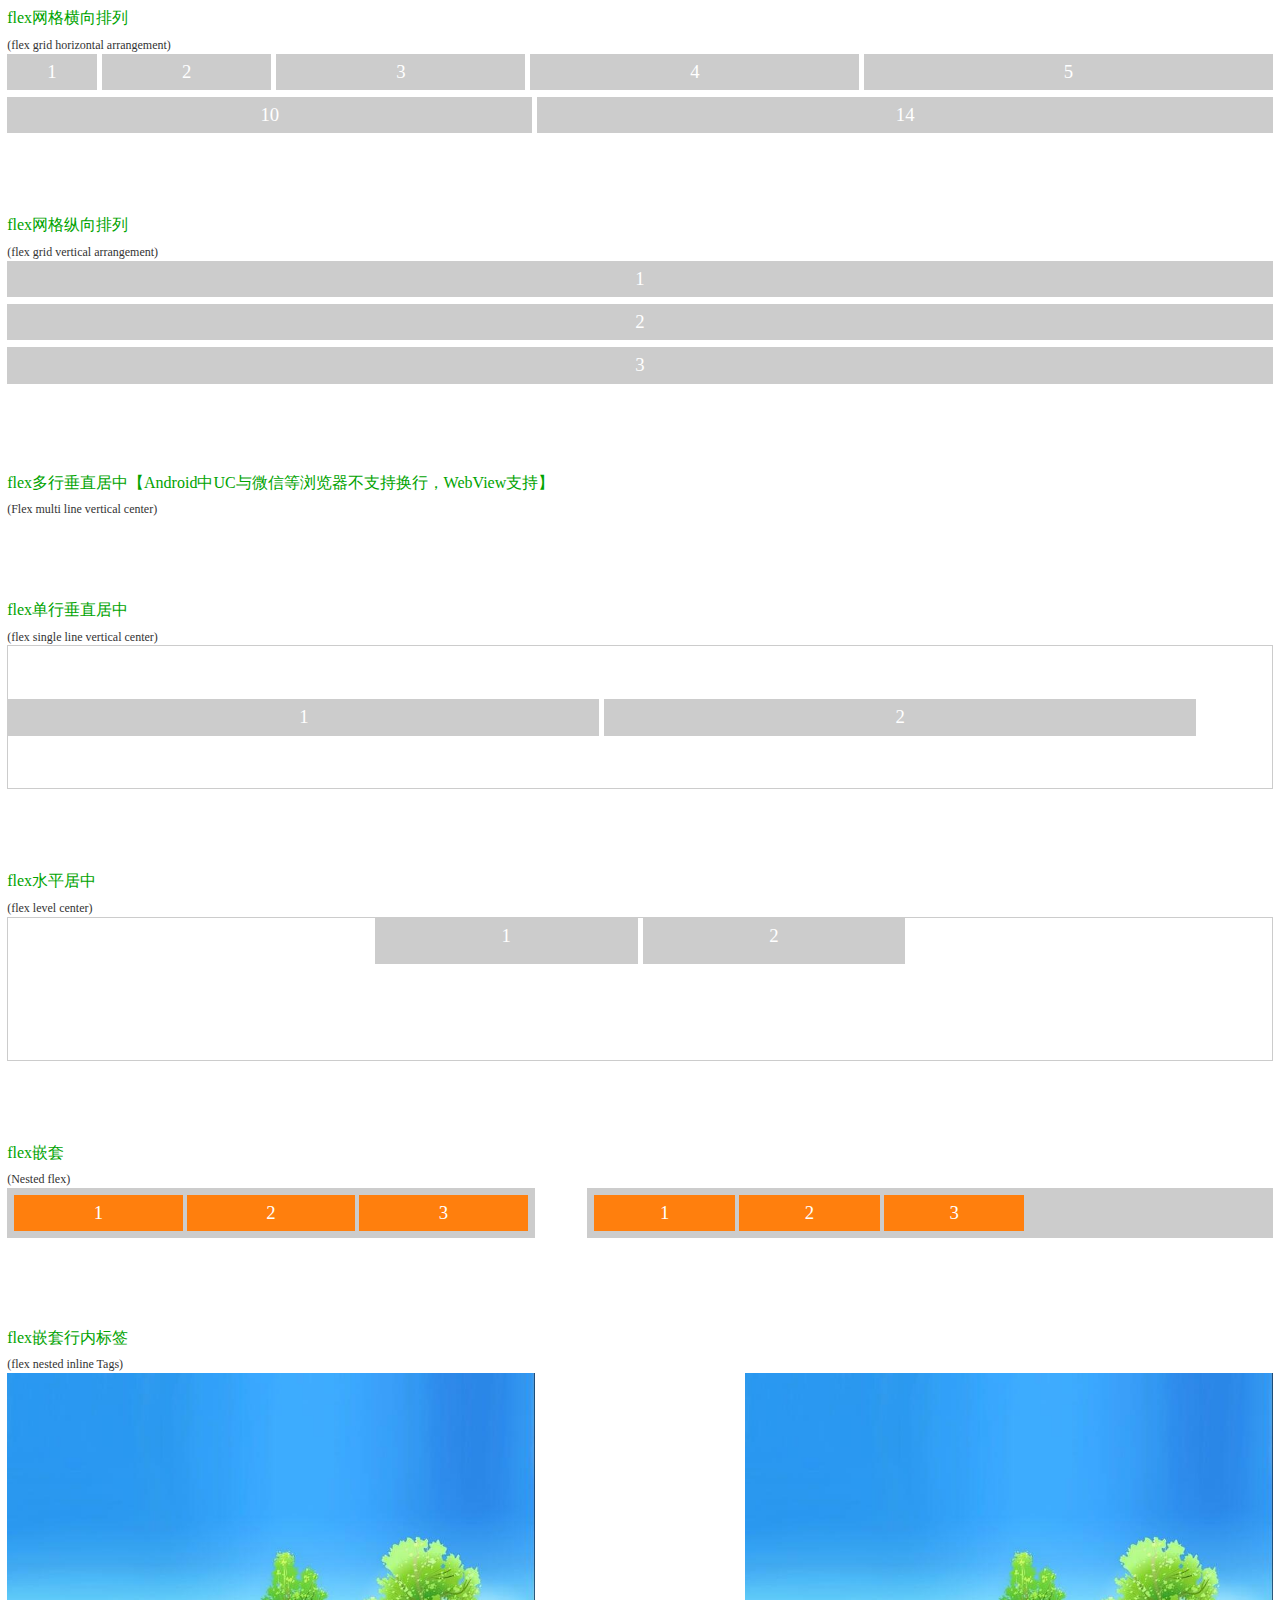
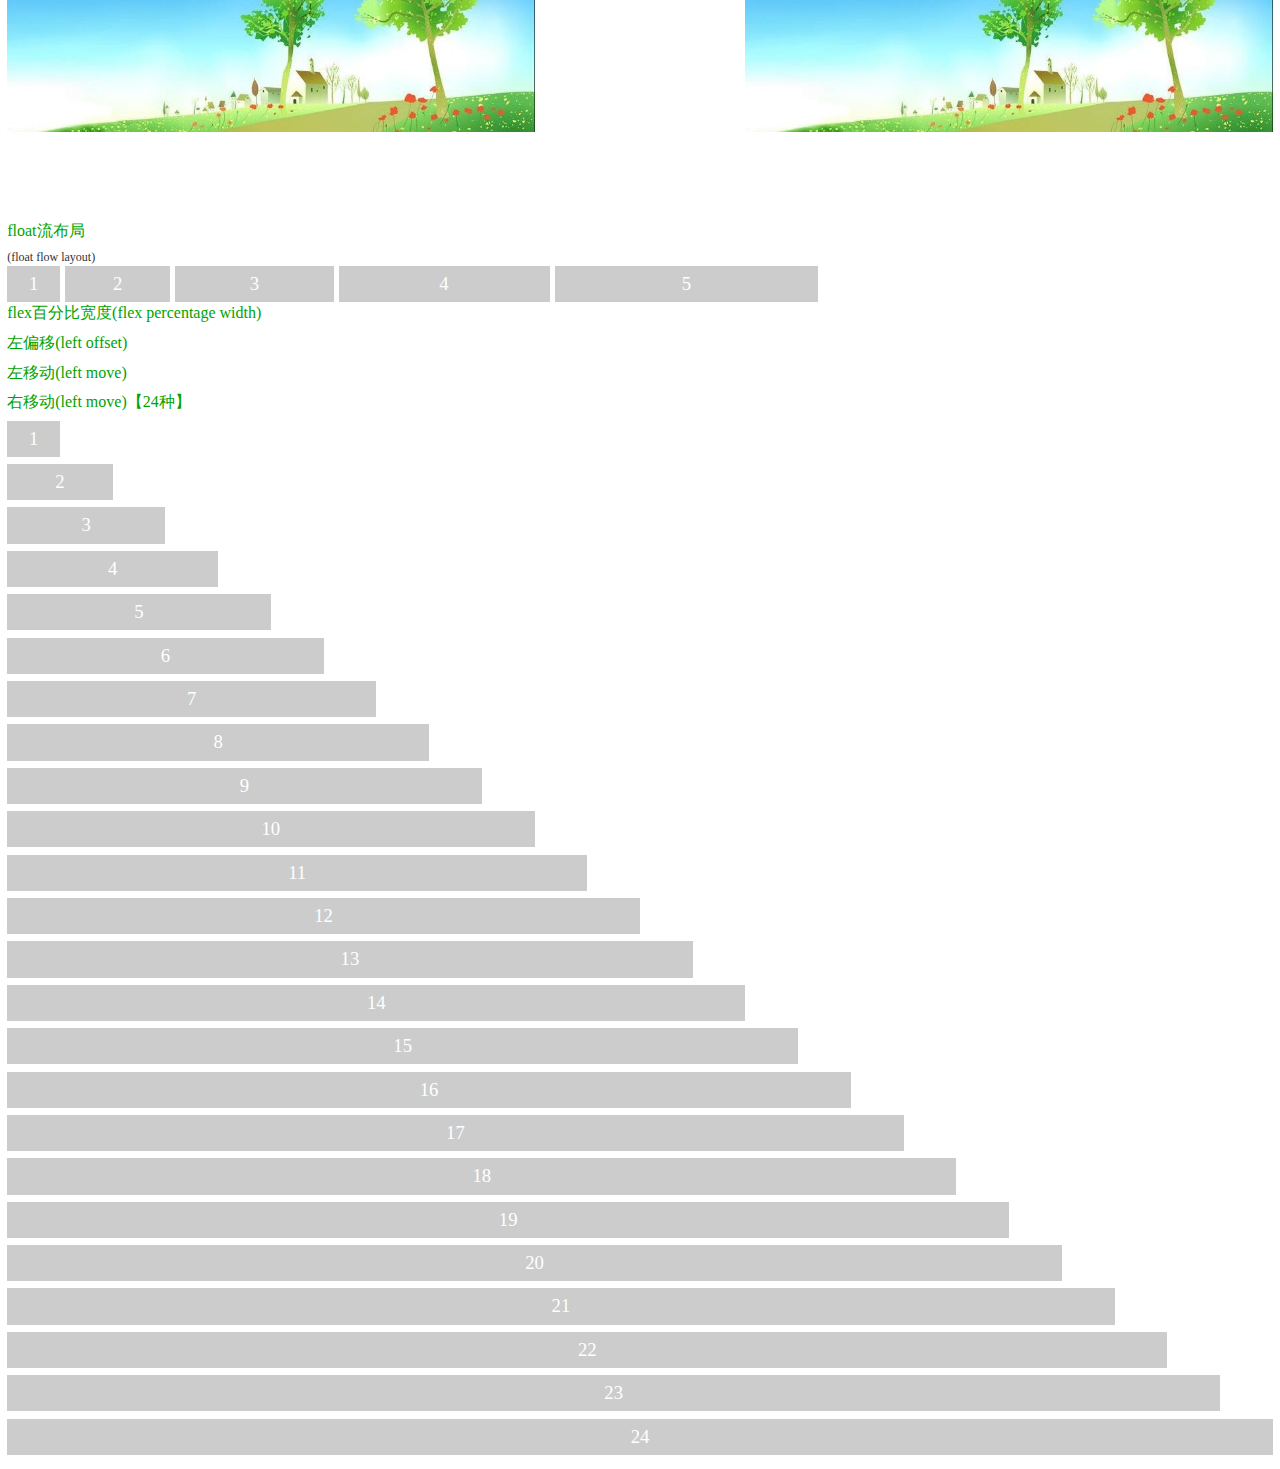
<file: test2/ui/grid.html>
<!DOCTYPE html>
<html lang="en">
<head>
    <meta charset="UTF-8">
    <script src="js/core/flexible.js"></script>
    <title>网格</title>
    <link href="css/all.css" rel="stylesheet"/>
    <link href="css/demo.css" rel="stylesheet"/>
</head>
<body>
    <h4 class="demo-title">flex网格横向排列</h4>
    <h6>(flex grid horizontal arrangement)</h6>
    <section class="ui-flex">
        <div class="ui-col-1">1</div>
        <div class="ui-col-2">2</div>
        <div class="ui-col-3">3</div>
        <div class="ui-col-4">4</div>
        <div class="ui-col-5">5</div>
    </section>
    <section class="ui-flex ui-flex-row-between">
        <div class="ui-width-10">10</div>
        <div class="ui-width-14">14</div>
    </section>
    <h4 class="demo-title demo-margin-top">flex网格纵向排列</h4>
    <h6>(flex grid vertical arrangement)</h6>
    <section class="ui-flex ui-flex-column">
        <div class="ui-col-1">1</div>
        <div class="ui-col-1">2</div>
        <div class="ui-col-1">3</div>
    </section>
    <h4 class="demo-title demo-margin-top">flex多行垂直居中【Android中UC与微信等浏览器不支持换行，WebView支持】</h4>
    <h6>(Flex multi line vertical center)</h6>
    <section class="ui-flex ui-flex-columns-center ui-flex-wrap ui-flex-row-between demo-box" style="display:none">
        <div class="ui-width-10">1</div>
        <div class="ui-width-10">2</div>
        <div class="ui-width-10">3</div>
    </section>
    <h4 class="demo-title demo-margin-top">flex单行垂直居中</h4>
    <h6>(flex single line vertical center)</h6>
    <section class="ui-flex ui-flex-column-center demo-box">
        <div style="width: 46%">1</div>
        <div style="width: 46%">2</div>
    </section>
    <h4 class="demo-title demo-margin-top">flex水平居中</h4>
    <h6>(flex level center)</h6>
    <section class="ui-flex ui-flex-row-center demo-box">
        <div class="demo-box-item">1</div>
        <div class="demo-box-item">2</div>
    </section>
    <h4 class="demo-title demo-margin-top">flex嵌套</h4>
    <h6>(Nested flex)</h6>
    <section class="ui-flex ui-flex-row-between">
        <div class="ui-width-10 ui-flex">
            <div class="ui-col-1 demo-child">1</div>
            <div class="ui-col-1 demo-child">2</div>
            <div class="ui-col-1 demo-child">3</div>
        </div>
        <div class="ui-width-13 ui-flex">
            <div class="ui-width-5 demo-child">1</div>
            <div class="ui-width-5 demo-child">2</div>
            <div class="ui-width-5 demo-child">3</div>
        </div>
    </section>
    <h4 class="demo-title demo-margin-top">flex嵌套行内标签</h4>
    <h6>(flex nested inline Tags)</h6>
    <section class="ui-flex ui-flex-row-between">
        <a href="#" class="ui-width-db-10"><img width="100%" src="assets/img/bac.jpg"/></a>
        <a href="#" class="ui-width-db-10"><img width="100%" src="assets/img/bac.jpg"/></a>
    </section>
    <h4 class="demo-title demo-margin-top">float流布局</h4>
    <h6>(float flow layout)</h6>
    <section class="ui-fluid">
        <div class="ui-width-1">1</div>
        <div class="ui-width-2">2</div>
        <div class="ui-width-3">3</div>
        <div class="ui-width-4">4</div>
        <div class="ui-width-5">5</div>
    </section>
    <h4 class="demo-title">flex百分比宽度(flex percentage width)</h4>
    <h4 class="demo-title">左偏移(left offset)</h4>
    <h4 class="demo-title">左移动(left move)</h4>
    <h4 class="demo-title">右移动(left move)【24种】</h4>
    <section class="ui-flex">
        <div class="ui-width-1">1</div>
    </section>
    <section class="ui-flex">
        <div class="ui-width-2">2</div>
    </section>
    <section class="ui-flex">
        <div class="ui-width-3">3</div>
    </section>
    <section class="ui-flex">
        <div class="ui-width-4">4</div>
    </section>
    <section class="ui-flex">
        <div class="ui-width-5">5</div>
    </section>
    <section class="ui-flex">
        <div class="ui-width-6">6</div>
    </section>
    <section class="ui-flex">
        <div class="ui-width-7">7</div>
    </section>
    <section class="ui-flex">
        <div class="ui-width-8">8</div>
    </section>
    <section class="ui-flex">
        <div class="ui-width-9">9</div>
    </section>
    <section class="ui-flex">
        <div class="ui-width-10">10</div>
    </section>
    <section class="ui-flex">
        <div class="ui-width-11">11</div>
    </section>
    <section class="ui-flex">
        <div class="ui-width-12">12</div>
    </section>
    <section class="ui-flex">
        <div class="ui-width-13">13</div>
    </section>
    <section class="ui-flex">
        <div class="ui-width-14">14</div>
    </section>
    <section class="ui-flex">
        <div class="ui-width-15">15</div>
    </section>
    <section class="ui-flex">
        <div class="ui-width-16">16</div>
    </section>
    <section class="ui-flex">
        <div class="ui-width-17">17</div>
    </section>
    <section class="ui-flex">
        <div class="ui-width-18">18</div>
    </section>
    <section class="ui-flex">
        <div class="ui-width-19">19</div>
    </section>
    <section class="ui-flex">
        <div class="ui-width-20">20</div>
    </section>
    <section class="ui-flex">
        <div class="ui-width-21">21</div>
    </section>
    <section class="ui-flex">
        <div class="ui-width-22">22</div>
    </section>
    <section class="ui-flex">
        <div class="ui-width-23">23</div>
    </section>
    <section class="ui-flex">
        <div class="ui-width-24">24</div>
    </section>

</body>
</html>
</file>
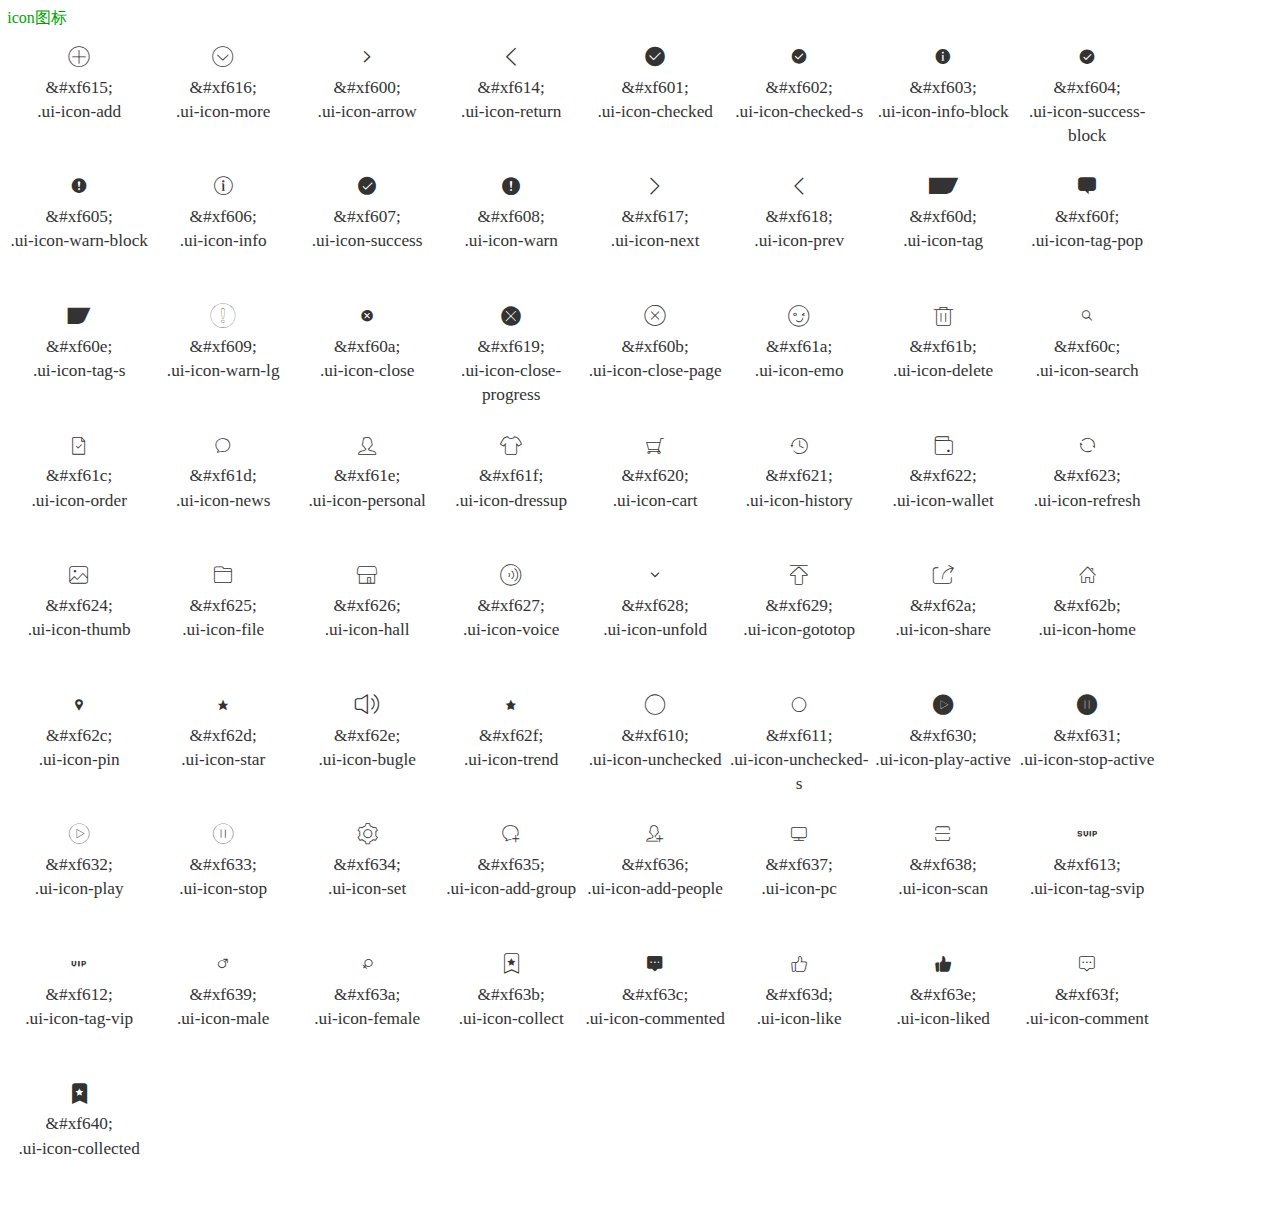
<file: test2/ui/icon.html>
<!DOCTYPE html>
<html lang="en">
<head>
    <meta charset="UTF-8">
    <!--<meta name="viewport" content="width=device-width,initial-scale=0.5,minimum-scale=0.5,maximum-scale=0.5,user-scalable=no">-->
    <script src="js/core/flexible.js"></script>
    <title>icon</title>
    <link href="css/all.css" rel="stylesheet"/>
    <link href="css/demo.css" rel="stylesheet"/>
</head>
<body>
    <h4 class="demo-title">icon图标</h4>
    <ul class="demo-icons">
        <li>
            <i class="ui-icon-add"></i>
            <div class="code">&amp;#xf615;</div>
            <div class="fontclass">.ui-icon-add</div>
        </li>
        <li>
            <i class="ui-icon-more"></i>
            <div class="code">&amp;#xf616;</div>
            <div class="fontclass">.ui-icon-more</div>
        </li>

        <li>
            <i class="ui-icon-arrow"></i>
            <div class="code">&amp;#xf600;</div>
            <div class="fontclass">.ui-icon-arrow</div>
        </li>

        <li>
            <i class="ui-icon-return"></i>
            <div class="code">&amp;#xf614;</div>
            <div class="fontclass">.ui-icon-return</div>
        </li>

        <li>
            <i class="ui-icon-checked"></i>
            <div class="code">&amp;#xf601;</div>
            <div class="fontclass">.ui-icon-checked</div>
        </li>

        <li>
            <i class="ui-icon-checked-s"></i>
            <div class="code">&amp;#xf602;</div>
            <div class="fontclass">.ui-icon-checked-s</div>
        </li>

        <li>
            <i class="ui-icon-info-block"></i>
            <div class="code">&amp;#xf603;</div>
            <div class="fontclass">.ui-icon-info-block</div>
        </li>

        <li>
            <i class="ui-icon-success-block"></i>
            <div class="code">&amp;#xf604;</div>
            <div class="fontclass">.ui-icon-success-block</div>
        </li>

        <li>
            <i class="ui-icon-warn-block"></i>
            <div class="code">&amp;#xf605;</div>
            <div class="fontclass">.ui-icon-warn-block</div>
        </li>

        <li>
            <i class="ui-icon-info"></i>
            <div class="code">&amp;#xf606;</div>
            <div class="fontclass">.ui-icon-info</div>
        </li>

        <li>
            <i class="ui-icon-success"></i>
            <div class="code">&amp;#xf607;</div>
            <div class="fontclass">.ui-icon-success</div>
        </li>

        <li>
            <i class="ui-icon-warn"></i>
            <div class="code">&amp;#xf608;</div>
            <div class="fontclass">.ui-icon-warn</div>
        </li>

        <li>
            <i class="ui-icon-next"></i>
            <div class="code">&amp;#xf617;</div>
            <div class="fontclass">.ui-icon-next</div>
        </li>

        <li>
            <i class="ui-icon-prev"></i>
            <div class="code">&amp;#xf618;</div>
            <div class="fontclass">.ui-icon-prev</div>
        </li>

        <li>
            <i class="ui-icon-tag"></i>
            <div class="code">&amp;#xf60d;</div>
            <div class="fontclass">.ui-icon-tag</div>
        </li>

        <li>
            <i class="ui-icon-tag-pop"></i>
            <div class="code">&amp;#xf60f;</div>
            <div class="fontclass">.ui-icon-tag-pop</div>
        </li>

        <li>
            <i class="ui-icon-tag-s"></i>
            <div class="code">&amp;#xf60e;</div>
            <div class="fontclass">.ui-icon-tag-s</div>
        </li>

        <li>
            <i class="ui-icon-warn-lg"></i>
            <div class="code">&amp;#xf609;</div>
            <div class="fontclass">.ui-icon-warn-lg</div>
        </li>

        <li>
            <i class="ui-icon-close"></i>
            <div class="code">&amp;#xf60a;</div>
            <div class="fontclass">.ui-icon-close</div>
        </li>

        <li>
            <i class="ui-icon-close-progress"></i>
            <div class="code">&amp;#xf619;</div>
            <div class="fontclass">.ui-icon-close-progress</div>
        </li>

        <li>
            <i class="ui-icon-close-page"></i>
            <div class="code">&amp;#xf60b;</div>
            <div class="fontclass">.ui-icon-close-page</div>
        </li>

        <li>
            <i class="ui-icon-emo"></i>
            <div class="code">&amp;#xf61a;</div>
            <div class="fontclass">.ui-icon-emo</div>
        </li>

        <li>
            <i class="ui-icon-delete"></i>
            <div class="code">&amp;#xf61b;</div>
            <div class="fontclass">.ui-icon-delete</div>
        </li>

        <li>
            <i class="ui-icon-search"></i>
            <div class="code">&amp;#xf60c;</div>
            <div class="fontclass">.ui-icon-search</div>
        </li>

        <li>
            <i class="ui-icon-order"></i>
            <div class="code">&amp;#xf61c;</div>
            <div class="fontclass">.ui-icon-order</div>
        </li>

        <li>
            <i class="ui-icon-news"></i>
            <div class="code">&amp;#xf61d;</div>
            <div class="fontclass">.ui-icon-news</div>
        </li>

        <li>
            <i class="ui-icon-personal"></i>
            <div class="code">&amp;#xf61e;</div>
            <div class="fontclass">.ui-icon-personal</div>
        </li>

        <li>
            <i class="ui-icon-dressup"></i>
            <div class="code">&amp;#xf61f;</div>
            <div class="fontclass">.ui-icon-dressup</div>
        </li>

        <li>
            <i class="ui-icon-cart"></i>
            <div class="code">&amp;#xf620;</div>
            <div class="fontclass">.ui-icon-cart</div>
        </li>

        <li>
            <i class="ui-icon-history"></i>
            <div class="code">&amp;#xf621;</div>
            <div class="fontclass">.ui-icon-history</div>
        </li>

        <li>
            <i class="ui-icon-wallet"></i>
            <div class="code">&amp;#xf622;</div>
            <div class="fontclass">.ui-icon-wallet</div>
        </li>

        <li>
            <i class="ui-icon-refresh"></i>
            <div class="code">&amp;#xf623;</div>
            <div class="fontclass">.ui-icon-refresh</div>
        </li>

        <li>
            <i class="ui-icon-thumb"></i>
            <div class="code">&amp;#xf624;</div>
            <div class="fontclass">.ui-icon-thumb</div>
        </li>

        <li>
            <i class="ui-icon-file"></i>
            <div class="code">&amp;#xf625;</div>
            <div class="fontclass">.ui-icon-file</div>
        </li>

        <li>
            <i class="ui-icon-hall"></i>
            <div class="code">&amp;#xf626;</div>
            <div class="fontclass">.ui-icon-hall</div>
        </li>

        <li>
            <i class="ui-icon-voice"></i>
            <div class="code">&amp;#xf627;</div>
            <div class="fontclass">.ui-icon-voice</div>
        </li>

        <li>
            <i class="ui-icon-unfold"></i>
            <div class="code">&amp;#xf628;</div>
            <div class="fontclass">.ui-icon-unfold</div>
        </li>

        <li>
            <i class="ui-icon-gototop"></i>
            <div class="code">&amp;#xf629;</div>
            <div class="fontclass">.ui-icon-gototop</div>
        </li>

        <li>
            <i class="ui-icon-share"></i>
            <div class="code">&amp;#xf62a;</div>
            <div class="fontclass">.ui-icon-share</div>
        </li>

        <li>
            <i class="ui-icon-home"></i>
            <div class="code">&amp;#xf62b;</div>
            <div class="fontclass">.ui-icon-home</div>
        </li>

        <li>
            <i class="ui-icon-pin"></i>
            <div class="code">&amp;#xf62c;</div>
            <div class="fontclass">.ui-icon-pin</div>
        </li>

        <li>
            <i class="ui-icon-star"></i>
            <div class="code">&amp;#xf62d;</div>
            <div class="fontclass">.ui-icon-star</div>
        </li>

        <li>
            <i class="ui-icon-bugle"></i>
            <div class="code">&amp;#xf62e;</div>
            <div class="fontclass">.ui-icon-bugle</div>
        </li>

        <li>
            <i class="ui-icon-trend"></i>
            <div class="code">&amp;#xf62f;</div>
            <div class="fontclass">.ui-icon-trend</div>
        </li>

        <li>
            <i class="ui-icon-unchecked"></i>
            <div class="code">&amp;#xf610;</div>
            <div class="fontclass">.ui-icon-unchecked</div>
        </li>

        <li>
            <i class="ui-icon-unchecked-s"></i>
            <div class="code">&amp;#xf611;</div>
            <div class="fontclass">.ui-icon-unchecked-s</div>
        </li>

        <li>
            <i class="ui-icon-play-active"></i>
            <div class="code">&amp;#xf630;</div>
            <div class="fontclass">.ui-icon-play-active</div>
        </li>

        <li>
            <i class="ui-icon-stop-active"></i>
            <div class="code">&amp;#xf631;</div>
            <div class="fontclass">.ui-icon-stop-active</div>
        </li>

        <li>
            <i class="ui-icon-play"></i>
            <div class="code">&amp;#xf632;</div>
            <div class="fontclass">.ui-icon-play</div>
        </li>

        <li>
            <i class="ui-icon-stop"></i>
            <div class="code">&amp;#xf633;</div>
            <div class="fontclass">.ui-icon-stop</div>
        </li>

        <li>
            <i class="ui-icon-set"></i>
            <div class="code">&amp;#xf634;</div>
            <div class="fontclass">.ui-icon-set</div>
        </li>

        <li>
            <i class="ui-icon-add-group"></i>
            <div class="code">&amp;#xf635;</div>
            <div class="fontclass">.ui-icon-add-group</div>
        </li>

        <li>
            <i class="ui-icon-add-people"></i>
            <div class="code">&amp;#xf636;</div>
            <div class="fontclass">.ui-icon-add-people</div>
        </li>

        <li>
            <i class="ui-icon-pc"></i>
            <div class="code">&amp;#xf637;</div>
            <div class="fontclass">.ui-icon-pc</div>
        </li>

        <li>
            <i class="ui-icon-scan"></i>
            <div class="code">&amp;#xf638;</div>
            <div class="fontclass">.ui-icon-scan</div>
        </li>

        <li>
            <i class="ui-icon-tag-svip"></i>
            <div class="code">&amp;#xf613;</div>
            <div class="fontclass">.ui-icon-tag-svip</div>
        </li>

        <li>
            <i class="ui-icon-tag-vip"></i>
            <div class="code">&amp;#xf612;</div>
            <div class="fontclass">.ui-icon-tag-vip</div>
        </li>

        <li>
            <i class="ui-icon-male"></i>
            <div class="code">&amp;#xf639;</div>
            <div class="fontclass">.ui-icon-male</div>
        </li>

        <li>
            <i class="ui-icon-female"></i>
            <div class="code">&amp;#xf63a;</div>
            <div class="fontclass">.ui-icon-female</div>
        </li>

        <li>
            <i class="ui-icon-collect"></i>
            <div class="code">&amp;#xf63b;</div>
            <div class="fontclass">.ui-icon-collect</div>
        </li>

        <li>
            <i class="ui-icon-commented"></i>
            <div class="code">&amp;#xf63c;</div>
            <div class="fontclass">.ui-icon-commented</div>
        </li>

        <li>
            <i class="ui-icon-like"></i>
            <div class="code">&amp;#xf63d;</div>
            <div class="fontclass">.ui-icon-like</div>
        </li>

        <li>
            <i class="ui-icon-liked"></i>
            <div class="code">&amp;#xf63e;</div>
            <div class="fontclass">.ui-icon-liked</div>
        </li>

        <li>
            <i class="ui-icon-comment"></i>
            <div class="code">&amp;#xf63f;</div>
            <div class="fontclass">.ui-icon-comment</div>
        </li>

        <li>
            <i class="ui-icon-collected"></i>
            <div class="code">&amp;#xf640;</div>
            <div class="fontclass">.ui-icon-collected</div>
        </li>

    </ul>
</body>
</html>
</file>
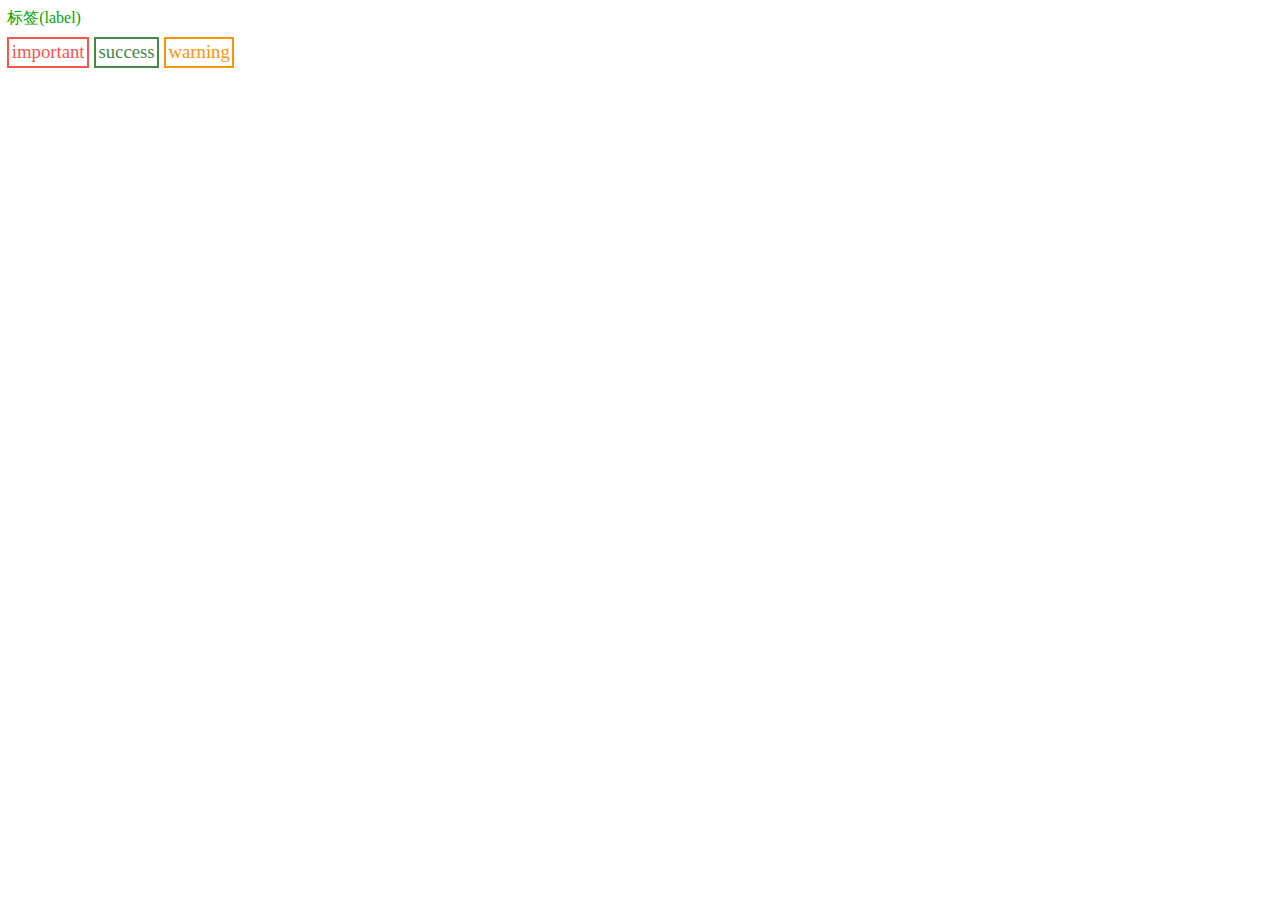
<file: test2/ui/label.html>
<!DOCTYPE html>
<html lang="en">
<head>
    <meta charset="UTF-8">
    <script src="js/core/flexible.js"></script>
    <title>label</title>
    <link href="css/all.css" rel="stylesheet"/>
    <link href="css/demo.css" rel="stylesheet"/>
</head>
<body>
    <section class="demo-block">
        <h4 class="demo-title">标签(label)</h4>
        <div class="ui-label-important">important</div>
        <div class="ui-label-success">success</div>
        <div class="ui-label-warning">warning</div>
    </section>
</body>
</html>
</file>
<file: 20180307/css/animation.css>
@charset "UTF-8";
/*-webkit-animation:tras 10s linear infinite/forwards;*/
@keyframes text {
  0% {
    transform: scale(1);
  }
  100% {
    transform: scale(1.01);
  }
}
@keyframes igo {
  0% {
    transform: scale(1);
    opacity: 1;
  }
  100% {
    transform: scale(2);
    opacity: 0;
  }
}
@keyframes rule {
  0% {
    transform: scale(0.7);
    opacity: 0;
  }
  100% {
    transform: scale(1);
    opacity: 1;
  }
}
@keyframes num {
  0% {
    transform: scale(2);
    opacity: 0.8;
  }
  20% {
    transform: scale(1);
    opacity: 1;
  }
  100% {
    transform: scale(1);
    opacity: 1;
  }
}
</file>
<file: guoxiang/less/draw.css>
@charset "UTF-8";
/*-webkit-animation:tras 10s linear infinite;*/
@keyframes tras1 {
  0% {
    opacity: 1;
  }
  100% {
    opacity: 0;
  }
}
@keyframes tras2 {
  0% {
    opacity: 0;
  }
  100% {
    opacity: 1;
  }
}
@keyframes arrow {
  0% {
    bottom:50px;
  }
  100% {
    bottom:100px;
  }
}
@keyframes top {
  0% {
    top:0px;
    opacity: 1;
  }
  30%{
    opacity: 0;
  }
  100% {
    top:-100%;
    opacity: 0;
  }
}

@keyframes yue {
  0% {
    top:150px;
    opacity: 0;
  }
  40%{
    opacity: 1;
  }
  100% {
    top:50px;
    opacity: 1;
  }
}
@keyframes wtop1 {
  0% {
    top:800px;
    opacity: 0;
  }
  100% {
    top:750px;
    opacity: 1;
  }
}
@keyframes wtop2 {
  0% {
    top:860px;
    opacity: 0;
  }
  100% {
    top:810px;
    opacity: 1;
  }
}
@keyframes wtop81 {
  0% {
    top:350px;
    opacity: 0;
  }
  100% {
    top:300px;
    opacity: 1;
  }
}
@keyframes wtop82 {
  0% {
    top:430px;
    opacity: 0;
  }
  100% {
    top:380px;
    opacity: 1;
  }
}
@keyframes wtop83 {
  0% {
    top:650px;
    opacity: 0;
  }
  100% {
    top:600px;
    opacity: 1;
  }
}
@keyframes wtop84 {
  0% {
    left:40%;
    opacity: 0;
  }
  100% {
    left:50%;
    opacity: 1;
  }
}
</file>
<file: test2/ui/css/demo.css>
@charset "UTF-8";

/***********************************************************************************************************************
* flex相关
************************************************************************************************************************/

/**
* 工具会忽略-webkit-box-align属性
*/

/**
* 上下左右居中
*/

/***********************************************************************************************************************
* 文字相关
************************************************************************************************************************/

/**
* 自动截取
*/

/**
* Flex中自动截取
*/

/**
* 自定义ICON
*/

/**
* 列表中的小箭头
*/

/**
* 列表中的小箭头 默认样式
*/

/***********************************************************************************************************************
* CSS3属性兼容性
************************************************************************************************************************/

/**
* Retina屏幕
*/

/***********************************************************************************************************************
* border相关
************************************************************************************************************************/

/**
* 1px兼容问题
*/

/***********************************************************************************************************************
* 标签相关
************************************************************************************************************************/

body {
  padding: 0.133333rem;
}

.demo-title {
  color: #00A300;
  margin-bottom: 0.133333rem;
}

.demo-container {
  border: none;
  position: relative;
  margin-bottom: 0.4rem;
  padding: 0.133333rem;
}

.demo-container::before {
  content: '';
  display: block;
  position: absolute;
  top: 0;
  left: 0;
  border: 1px solid #4d4d4d;
  box-sizing: border-box;
  width: 200%;
  height: 200%;
  -webkit-transform: scale(0.5);
  transform: scale(0.5);
  -webkit-transform-origin: left top;
  transform-origin: left top;
  pointer-events: none;
}

.demo-border {
  border: none;
  position: relative;
}

.demo-border::before {
  content: '';
  display: block;
  position: absolute;
  top: 0;
  left: 0;
  border: 1px solid #4d4d4d;
  box-sizing: border-box;
  width: 200%;
  height: 200%;
  -webkit-transform: scale(0.5);
  transform: scale(0.5);
  -webkit-transform-origin: left top;
  transform-origin: left top;
  pointer-events: none;
}

.demo-img {
  width: 1.333333rem;
  height: 1.333333rem;
  background: #CCC;
}

.demo-block {
  position: relative;
  margin-bottom: 0.4rem;
}

.demo-block .ui-header,
.demo-block .ui-footer {
  position: absolute;
}

.demo-block .ui-footer .ui-flex div {
  background: none;
  color: #000;
}

.demo-block .ui-border-block {
  text-align: center;
  padding: 0.266667rem;
}

.demo-display-block {
  display: block;
}

.demo-margin {
  margin: 20px 0;
}

.ui-flex {
  margin-bottom: 0.133333rem;
}

.ui-flex div,
.ui-fluid div {
  background: #ccc;
  text-align: center;
  color: #FFF;
  padding: 5px;
  margin-right: 5px;
}

.ui-flex div:last-child,
.ui-fluid div:last-child {
  margin-right: 0;
}

.ui-flex-column div {
  margin-right: 0;
  margin-bottom: 0.133333rem;
}

.demo-box {
  height: 2.666667rem;
  border: 1px solid #CCC;
}

.demo-box .demo-box-item {
  height: 0.666667rem;
  width: 20%;
}

.demo-icons {
  overflow: hidden;
}

.demo-icons li {
  float: left;
  height: 2.4rem;
  width: 2.666667rem;
  text-align: center;
}

.demo-icons li i {
  line-height: 0.72rem;
}

[data-dpr="1"] .demo-icons li i {
  font-size: 26px;
}

[data-dpr="2"] .demo-icons li i {
  font-size: 52px;
}

[data-dpr="3"] .demo-icons li i {
  font-size: 78px;
}

.demo-icons .ui-icon,
.demo-icons .demo-icons[class^="ui-icon-"] {
  margin: 0.133333rem;
  color: #000;
}

.code,
.fontclass {
  font-size: 0.32rem;
}

.ui-flex div.demo-child {
  background: #ff7f0d;
  margin: 2px;
}

.demo-margin-top {
  margin-top: 1.5rem;
}
</file>
<file: test2/css/index.css>
@charset "UTF-8";

/*! normalize.css v3.0.3 | MIT License | github.com/necolas/normalize.css */

/**
 * 1. Set default font family to sans-serif.
 * 2. Prevent iOS and IE text size adjust after device orientation change,
 *    without disabling user zoom.
 */

html {
  font-family: sans-serif;
  /* 1 */
  -ms-text-size-adjust: 100%;
  /* 2 */
  -webkit-text-size-adjust: 100%;
  /* 2 */
  -ms-touch-action: none;
  font-size: 100%;
}

/**
 * Remove default margin.
 */

body {
  margin: 0;
  line-height: 1.4;
  color: #333;
  font-size: 0.346667rem;
  font-family: 'arial,Helvetica';
  -webkit-user-select: none;
  /*禁止ios和android用户选中文字*/
  -webkit-touch-callout: none;
  /*禁止ios 长按时不触发系统的菜单，禁止ios&android长按时下载图片*/
  -webkit-tap-highlight-color: transparent;
  /*去掉ios系统中元素被触摸时产生的半透明灰色遮罩*/
}

/* HTML5 display definitions
   ========================================================================== */

/**
 * Correct `block` display not defined for any HTML5 element in IE 8/9.
 * Correct `block` display not defined for `details` or `summary` in IE 10/11
 * and Firefox.
 * Correct `block` display not defined for `main` in IE 11.
 */

article,
aside,
details,
figcaption,
figure,
footer,
header,
hgroup,
main,
menu,
nav,
section,
summary {
  display: block;
}

/**
 * 1. Correct `inline-block` display not defined in IE 8/9.
 * 2. Normalize vertical alignment of `progress` in Chrome, Firefox, and Opera.
 */

audio,
canvas,
progress,
video {
  display: inline-block;
  /* 1 */
  vertical-align: baseline;
  /* 2 */
}

/**
 * Prevent modern browsers from displaying `audio` without controls.
 * Remove excess height in iOS 5 devices.
 */

audio:not([controls]) {
  display: none;
  height: 0;
}

/**
 * Address `[hidden]` styling not present in IE 8/9/10.
 * Hide the `template` element in IE 8/9/10/11, Safari, and Firefox < 22.
 */

[hidden],
template {
  display: none;
}

/* Links
   ========================================================================== */

/**
 * Remove the gray background color from active links in IE 10.
 */

a {
  background-color: transparent;
  text-decoration: none;
}

/**
 * Improve readability of focused elements when they are also in an
 * active/hover state.
 */

a:active,
a:hover {
  outline: 0;
}

/* Text-level semantics
   ========================================================================== */

/**
 * Address styling not present in IE 8/9/10/11, Safari, and Chrome.
 */

abbr[title] {
  border-bottom: 0.013333rem dotted;
}

/**
 * Address style set to `bolder` in Firefox 4+, Safari, and Chrome.
 */

b,
strong {
  font-weight: bold;
}

/**
 * Address styling not present in Safari and Chrome.
 */

dfn {
  font-style: italic;
}

/**
 * Address styling not present in IE 8/9.
 */

mark {
  background: #ff0;
  color: #000;
}

/**
 * Address inconsistent and variable font size in all browsers.
 */

small {
  font-size: 80%;
}

/**
 * Prevent `sub` and `sup` affecting `line-height` in all browsers.
 */

sub,
sup {
  font-size: 75%;
  line-height: 0;
  position: relative;
  vertical-align: baseline;
}

sup {
  top: -0.5em;
}

sub {
  bottom: -0.25em;
}

/* Embedded content
   ========================================================================== */

/**
 * Remove border when inside `a` element in IE 8/9/10.
 */

img {
  border: 0;
}

/**
 * Correct overflow not hidden in IE 9/10/11.
 */

svg:not(:root) {
  overflow: hidden;
}

/* Grouping content
   ========================================================================== */

/**
 * Address margin not present in IE 8/9 and Safari.
 */

figure {
  margin: 1em 0.533333rem;
}

/**
 * Address differences between Firefox and other browsers.
 */

hr {
  box-sizing: content-box;
  height: 0;
}

/**
 * Contain overflow in all browsers.
 */

pre {
  overflow: auto;
}

/**
 * Address odd `em`-unit font size rendering in all browsers.
 */

code,
kbd,
pre,
samp {
  font-family: monospace, monospace;
  font-size: 1em;
}

/* 表单控件重置
   ========================================================================== */

/**
 * Known limitation: by default, Chrome and Safari on OS X allow very limited
 * styling of `select`, unless a `border` property is set.
 */

/**
 * 1. Correct color not being inherited.
 *    Known issue: affects color of disabled elements.
 * 2. Correct font properties not being inherited.
 * 3. Address margins set differently in Firefox 4+, Safari, and Chrome.
 */

button,
input,
optgroup,
select,
textarea {
  color: inherit;
  /* 1 */
  font: inherit;
  /* 2 */
  margin: 0;
  /* 3 */
  font-size: 100%;
  outline: 0;
  -webkit-appearance: none;
  /*去除系统默认appearance的样式,常用于IOS下移除原生样式*/
  background: none;
}

/**
 * Address `overflow` set to `hidden` in IE 8/9/10/11.
 */

button {
  overflow: visible;
}

/**
 * Address inconsistent `text-transform` inheritance for `button` and `select`.
 * All other form control elements do not inherit `text-transform` values.
 * Correct `button` style inheritance in Firefox, IE 8/9/10/11, and Opera.
 * Correct `select` style inheritance in Firefox.
 */

button,
select {
  text-transform: none;
}

/**
 * 1. Avoid the WebKit bug in Android 4.0.* where (2) destroys native `audio`
 *    and `video` controls.
 * 2. Correct inability to style clickable `input` types in iOS.
 * 3. Improve usability and consistency of cursor style between image-type
 *    `input` and others.
 */

button,
html input[type="button"],
input[type="reset"],
input[type="submit"] {
  -webkit-appearance: button;
  /* 2 */
  cursor: pointer;
  /* 3 */
}

/**
 * Re-set default cursor for disabled elements.
 */

button[disabled],
html input[disabled] {
  cursor: default;
}

/**
 * Remove inner padding and border in Firefox 4+.
 */

button::-moz-focus-inner,
input::-moz-focus-inner {
  border: 0;
  padding: 0;
}

/**
 * Address Firefox 4+ setting `line-height` on `input` using `!important` in
 * the UA stylesheet.
 */

input {
  line-height: normal;
}

/**
 * It's recommended that you don't attempt to style these elements.
 * Firefox's implementation doesn't respect box-sizing, padding, or width.
 *
 * 1. Address box sizing set to `content-box` in IE 8/9/10.
 * 2. Remove excess padding in IE 8/9/10.
 */

input[type="checkbox"],
input[type="radio"] {
  box-sizing: border-box;
  /* 1 */
  padding: 0;
  /* 2 */
}

/**
 * Fix the cursor style for Chrome's increment/decrement buttons. For certain
 * `font-size` values of the `input`, it causes the cursor style of the
 * decrement button to change from `default` to `text`.
 */

input[type="number"]::-webkit-inner-spin-button,
input[type="number"]::-webkit-outer-spin-button {
  height: auto;
}

/**
 * 1. Address `appearance` set to `searchfield` in Safari and Chrome.
 * 2. Address `box-sizing` set to `border-box` in Safari and Chrome.
 */

input[type="search"] {
  -webkit-appearance: textfield;
  /* 1 */
  box-sizing: content-box;
  /* 2 */
}

/**
 * Remove inner padding and search cancel button in Safari and Chrome on OS X.
 * Safari (but not Chrome) clips the cancel button when the search input has
 * padding (and `textfield` appearance).
 */

input[type="search"]::-webkit-search-cancel-button,
input[type="search"]::-webkit-search-decoration {
  -webkit-appearance: none;
}

/**
 * Define consistent border, margin, and padding.
 */

/**
 * 1. Correct `color` not being inherited in IE 8/9/10/11.
 * 2. Remove padding so people aren't caught out if they zero out fieldsets.
 */

legend {
  border: 0;
  /* 1 */
  padding: 0;
  /* 2 */
}

/**
 * Remove default vertical scrollbar in IE 8/9/10/11.
 */

textarea {
  overflow: auto;
}

/**
 * Don't inherit the `font-weight` (applied by a rule above).
 * NOTE: the default cannot safely be changed in Chrome and Safari on OS X.
 */

optgroup {
  font-weight: bold;
}

/* Tables
   ========================================================================== */

/**
 * Remove most spacing between table cells.
 */

table {
  border-collapse: collapse;
  border-spacing: 0;
}

td,
th {
  padding: 0;
}

/* Custom
   ========================================================================== */

figure,
menu,
fieldset {
  margin: 0;
  padding: 0;
}

ul,
ol {
  padding: 0;
  list-style-type: none;
}

h1,
h2,
h3,
h4,
h5,
h6,
p,
ul,
ol,
form,
dl,
dt,
dd,
li {
  margin: 0;
}

/* 分割线 更好的展现样式*/

hr {
  display: block;
  height: 0.013333rem;
  border-top: 0.013333rem solid #ccc;
  margin: 1em 0;
  padding: 0;
  border: 0;
}

/* 下外边距10px*/

/*
  布局
*/

/***********************************************************************************************************************
* flex相关
************************************************************************************************************************/

/**
* 工具会忽略-webkit-box-align属性
*/

/**
* 上下左右居中
*/

/***********************************************************************************************************************
* 文字相关
************************************************************************************************************************/

/**
* 自动截取
*/

/**
* Flex中自动截取
*/

/**
* 自定义ICON
*/

/**
* 列表中的小箭头
*/

/**
* 列表中的小箭头 默认样式
*/

/***********************************************************************************************************************
* CSS3属性兼容性
************************************************************************************************************************/

/**
* Retina屏幕
*/

/***********************************************************************************************************************
* border相关
************************************************************************************************************************/

/**
* 1px兼容问题
*/

/***********************************************************************************************************************
* 标签相关
************************************************************************************************************************/

/***********************************************************************************************************************
* 占位
************************************************************************************************************************/

.ui-placeholder-wrap {
  padding-top: 31.25%;
  position: relative;
}

.ui-placeholder {
  color: #bbb;
  position: absolute;
  top: 0;
  display: -webkit-box;
  display: -webkit-flex;
  display: -ms-flexbox;
  display: flex;
  -webkit-box-orient: vertical;
  -webkit-box-direction: normal;
  -webkit-flex-direction: column;
      -ms-flex-direction: column;
          flex-direction: column;
  -webkit-box-pack: center;
  -webkit-justify-content: center;
      -ms-flex-pack: center;
          justify-content: center;
  -webkit-box-align: center;
  -webkit-align-items: center;
      -ms-flex-align: center;
          align-items: center;
  text-align: center;
  width: 100%;
  height: 100%;
  z-index: -1;
}

/***********************************************************************************************************************
* 两端留白
************************************************************************************************************************/

[class^="ui-whitespace-"] {
  box-sizing: border-box;
}

/*30px 最大*/

.ui-whitespace-xxl {
  padding: 0.4rem;
}

.ui-whitespace-xxl-lr {
  padding-left: 0.4rem;
  padding-right: 0.4rem;
}

.ui-whitespace-xxl-tb {
  padding-top: 0.4rem;
  padding-bottom: 0.4rem;
}

/*25px 很大*/

.ui-whitespace-xl {
  padding: 0.333333rem;
}

.ui-whitespace-xl-lr {
  padding-left: 0.333333rem;
  padding-right: 0.333333rem;
}

.ui-whitespace-xl-tb {
  padding-top: 0.333333rem;
  padding-bottom: 0.333333rem;
}

/*20px 大*/

.ui-whitespace-lg {
  padding: 0.266667rem;
}

.ui-whitespace-lg-lr {
  padding-left: 0.266667rem;
  padding-right: 0.266667rem;
}

.ui-whitespace-lg-tb {
  padding-top: 0.266667rem;
  padding-bottom: 0.266667rem;
}

/*15px 中等*/

.ui-whitespace {
  padding: 0.2rem;
}

.ui-whitespace-lr {
  padding-left: 0.2rem;
  padding-right: 0.2rem;
}

.ui-whitespace-tb {
  padding-top: 0.2rem;
  padding-bottom: 0.2rem;
}

/*10px 小*/

.ui-whitespace-sm {
  padding: 0.133333rem;
}

.ui-whitespace-sm-lr {
  padding-left: 0.133333rem;
  padding-right: 0.133333rem;
}

.ui-whitespace-sm-tb {
  padding-top: 0.133333rem;
  padding-bottom: 0.133333rem;
}

/*5px 很小*/

.ui-whitespace-xs {
  padding: 0.066667rem;
}

.ui-whitespace-xs-lr {
  padding-left: 0.066667rem;
  padding-right: 0.066667rem;
}

.ui-whitespace-xs-tb {
  padding-top: 0.066667rem;
  padding-bottom: 0.066667rem;
}

/***********************************************************************************************************************
* 两端对齐
************************************************************************************************************************/

.ui-justify {
  text-align: justify;
  font-size: 0;
}

.ui-justify:after {
  content: '';
  display: inline-block;
  width: 100%;
  height: 0;
  overflow: hidden;
}

.ui-justify li {
  display: inline-block;
  text-align: center;
}

.ui-justify p {
  font-size: 0.346667rem;
}

/*弹性方式*/

.ui-justify-flex {
  -webkit-box-pack: justify;
  -webkit-justify-content: space-between;
      -ms-flex-pack: justify;
          justify-content: space-between;
}

.ui-justify-flex li {
  text-align: center;
}

/***********************************************************************************************************************
* flex相关
************************************************************************************************************************/

/**
* 工具会忽略-webkit-box-align属性
*/

/**
* 上下左右居中
*/

/***********************************************************************************************************************
* 文字相关
************************************************************************************************************************/

/**
* 自动截取
*/

/**
* Flex中自动截取
*/

/**
* 自定义ICON
*/

/**
* 列表中的小箭头
*/

/**
* 列表中的小箭头 默认样式
*/

/***********************************************************************************************************************
* CSS3属性兼容性
************************************************************************************************************************/

/**
* Retina屏幕
*/

/***********************************************************************************************************************
* border相关
************************************************************************************************************************/

/**
* 1px兼容问题
*/

/***********************************************************************************************************************
* 标签相关
************************************************************************************************************************/

.ui-loading-wrap {
  display: -webkit-box;
  display: -webkit-flex;
  display: -ms-flexbox;
  display: flex;
  -webkit-box-orient: horizontal;
  -webkit-box-direction: normal;
  -webkit-flex-direction: row;
      -ms-flex-direction: row;
          flex-direction: row;
  -webkit-box-pack: center;
  -webkit-justify-content: center;
      -ms-flex-pack: center;
          justify-content: center;
  -webkit-box-align: center;
  -webkit-align-items: center;
      -ms-flex-align: center;
          align-items: center;
  text-align: center;
}

.ui-loading-wrap p {
  margin: 0 0.133333rem 0 0;
}

.ui-loading {
  width: 0.533333rem;
  height: 0.533333rem;
  display: inline-block;
  border: #c7c7c7 solid 3px;
  border-top-color: transparent;
  border-radius: 100%;
  -webkit-animation: border-rotate 1s linear infinite;
          animation: border-rotate 1s linear infinite;
}

@-webkit-keyframes border-rotate {
  0% {
    -webkit-transform: rotate(0deg);
            transform: rotate(0deg);
  }

  50% {
    -webkit-transform: rotate(180deg);
            transform: rotate(180deg);
  }

  100% {
    -webkit-transform: rotate(360deg);
            transform: rotate(360deg);
  }
}

@keyframes border-rotate {
  0% {
    -webkit-transform: rotate(0deg);
            transform: rotate(0deg);
  }

  50% {
    -webkit-transform: rotate(180deg);
            transform: rotate(180deg);
  }

  100% {
    -webkit-transform: rotate(360deg);
            transform: rotate(360deg);
  }
}

body {
  background: #f0d149 url(../img/bac.png) repeat;
}

.ui-loading-wrap {
  top: 45%;
  left: 50%;
  position: absolute;
  z-index: 10;
  width: 4rem;
  margin-left: -2rem;
  margin-top: -0.666667rem;
  padding: 0.666667rem 0;
  background: rgba(0, 0, 0, 0.8);
  color: #FFF;
  border-radius: 0.133333rem;
}

.ui-loading-wrap .ui-loading {
  margin-right: 0.133333rem;
}

/**
* 底部
*/

.footer {
  position: absolute;
  left: 0;
  width: 100%;
  bottom: 0;
  height: 1.333333rem;
  background: url(../img/bac-bottom.png) repeat-x left bottom;
  z-index: -1;
}

#download {
  box-sizing: border-box;
  padding: 0.266667rem 0.4rem;
  position: absolute;
  left: 0;
  bottom: 0;
  z-index: 2;
  height: 1.6rem;
  width: 100%;
  background: rgba(0, 0, 0, 0.6) url("../img/download.png") no-repeat;
  background-origin: content-box;
  background-size: contain;
  text-align: right;
}

/**
* 屏幕内容
*/

.section {
  margin: 0.533333rem;
  position: relative;
  text-align: center;
}

.section .slogan {
  height: 2rem;
  position: absolute;
  top: 0;
  left: 0;
  z-index: 2;
}

.section .father-img {
  width: 80%;
  padding-top: 1.2rem;
}

.section .frame {
  border: 3px solid #4b240d;
  width: 7.733333rem;
  height: 9.333333rem;
  margin: 0 auto 0.4rem;
  box-sizing: border-box;
  background: #FFF;
  overflow: hidden;
  text-align: left;
  position: relative;
}

.section .frame .frame-inner {
  margin: 0.266667rem;
  overflow: hidden;
}

.section .frame .word {
  position: absolute;
  top: 0.266667rem;
  left: 0.2rem;
  width: 95%;
  z-index: 2;
}

.section .frame .frame-img {
  display: block;
  position: absolute;
  left: 0;
  top: 0;
  width: 100%;
  -webkit-transition: all .2s ease;
  transition: all .2s ease;
}

.section .ui-justify {
  margin: 0 0.4rem;
}

.section .h6 {
  color: #333;
  margin-bottom: 0.133333rem;
}

[data-dpr="1"] .section .h6 {
  font-size: 12px;
}

[data-dpr="2"] .section .h6 {
  font-size: 24px;
}

[data-dpr="3"] .section .h6 {
  font-size: 36px;
}

.section-top {
  padding-top: 0.533333rem;
}

.section-top2 {
  padding-top: 1.066667rem;
}

/**
* 弹出框
*/

.dialog {
  position: absolute;
  top: 30%;
  left: 12.5%;
  background: rgba(0, 0, 0, 0.7);
  width: 75%;
  border-radius: 20px;
  box-sizing: border-box;
  padding: 0.533333rem;
  text-align: center;
  font-size: 0.426667rem;
  color: #FFF;
  word-break: break-all;
  word-wrap: break-word;
}

.zoomIn {
  -webkit-animation: zoomIn .5s backwards;
          animation: zoomIn .5s backwards;
}

@-webkit-keyframes zoomIn {
  from {
    opacity: 0;
    -webkit-transform: scale3d(0.1, 0.1, 0.1);
            transform: scale3d(0.1, 0.1, 0.1);
  }

  50% {
    opacity: 1;
  }
}

@keyframes zoomIn {
  from {
    opacity: 0;
    -webkit-transform: scale3d(0.1, 0.1, 0.1);
            transform: scale3d(0.1, 0.1, 0.1);
  }

  50% {
    opacity: 1;
  }
}

/**
* 小工具
*/

.db-img {
  width: 100%;
  height: 100%;
  display: block;
}

/**
* 按钮
*/

button,
#btnDownload,
.file {
  background: url("../img/buttons.png") no-repeat left top;
  border: 0;
  background-size: 4.8rem auto;
  color: #FFF;
  font-weight: bold;
  display: inline-block;
}

[data-dpr="1"] button,
[data-dpr="1"] #btnDownload,
[data-dpr="1"] .file {
  text-shadow: 2px 2px #c44911;
  font-size: 17px;
}

[data-dpr="2"] button,
[data-dpr="2"] #btnDownload,
[data-dpr="2"] .file {
  text-shadow: 4px 4px #c44911;
  font-size: 34px;
}

[data-dpr="3"] button,
[data-dpr="3"] #btnDownload,
[data-dpr="3"] .file {
  text-shadow: 6px 6px #c44911;
  font-size: 51px;
}

.btn-large-x {
  width: 4.8rem;
  height: 1.333333rem;
  padding-bottom: 0.266667rem;
  margin-top: 0.4rem;
  position: relative;
}

.btn-large-x input[type=file] {
  position: absolute;
  top: 0;
  left: 0;
  width: 100%;
  height: 100%;
  opacity: 0;
}

#btnDownload {
  width: 1.866667rem;
  height: 1.066667rem;
  background-position: 0 100%;
}

.btn-middle {
  width: 2.133333rem;
  height: 1.466667rem;
  background-position: 0 70.27027%;
}

.btn-large {
  width: 3.333333rem;
  height: 1.733333rem;
  background-position: 0 32.85714%;
}

[data-dpr="1"] .btn-large h1 {
  font-size: 13px;
}

[data-dpr="2"] .btn-large h1 {
  font-size: 26px;
}

[data-dpr="3"] .btn-large h1 {
  font-size: 39px;
}

[data-dpr="1"] .btn-large h2 {
  font-size: 11px;
}

[data-dpr="2"] .btn-large h2 {
  font-size: 22px;
}

[data-dpr="3"] .btn-large h2 {
  font-size: 33px;
}

/**
* 音乐
*/

#music {
  width: 0.8rem;
  height: 0.8rem;
  z-index: 3;
  position: absolute;
  right: 0.4rem;
  top: 0.4rem;
  border-radius: 100%;
  background: #de833a url(../img/music.png) no-repeat 40% center;
  background-size: 60% 60%;
  -webkit-animation-fill-mode: backwards;
          animation-fill-mode: backwards;
}

[data-dpr="1"] #music {
  border: 2px solid #140f0e;
  box-shadow: 0 0 0 1px #f0d149 inset;
}

[data-dpr="2"] #music {
  border: 4px solid #140f0e;
  box-shadow: 0 0 0 2px #f0d149 inset;
}

[data-dpr="3"] #music {
  border: 6px solid #140f0e;
  box-shadow: 0 0 0 3px #f0d149 inset;
}

#audio {
  display: none;
}

.music-rotate {
  -webkit-animation: rotate360 3s linear infinite;
          animation: rotate360 3s linear infinite;
}

@-webkit-keyframes rotate360 {
  from {
    -webkit-transform: rotate(0deg);
            transform: rotate(0deg);
  }

  to {
    -webkit-transform: rotate(360deg);
            transform: rotate(360deg);
  }
}

@keyframes rotate360 {
  from {
    -webkit-transform: rotate(0deg);
            transform: rotate(0deg);
  }

  to {
    -webkit-transform: rotate(360deg);
            transform: rotate(360deg);
  }
}

.music-pulse {
  -webkit-animation: pulse 1s infinite;
          animation: pulse 1s infinite;
}

@-webkit-keyframes pulse {
  from {
    -webkit-transform: scale3d(1, 1, 1);
            transform: scale3d(1, 1, 1);
  }

  50% {
    -webkit-transform: scale3d(1.05, 1.05, 1.05);
            transform: scale3d(1.05, 1.05, 1.05);
  }

  to {
    -webkit-transform: scale3d(1, 1, 1);
            transform: scale3d(1, 1, 1);
  }
}

@keyframes pulse {
  from {
    -webkit-transform: scale3d(1, 1, 1);
            transform: scale3d(1, 1, 1);
  }

  50% {
    -webkit-transform: scale3d(1.05, 1.05, 1.05);
            transform: scale3d(1.05, 1.05, 1.05);
  }

  to {
    -webkit-transform: scale3d(1, 1, 1);
            transform: scale3d(1, 1, 1);
  }
}
</file>
